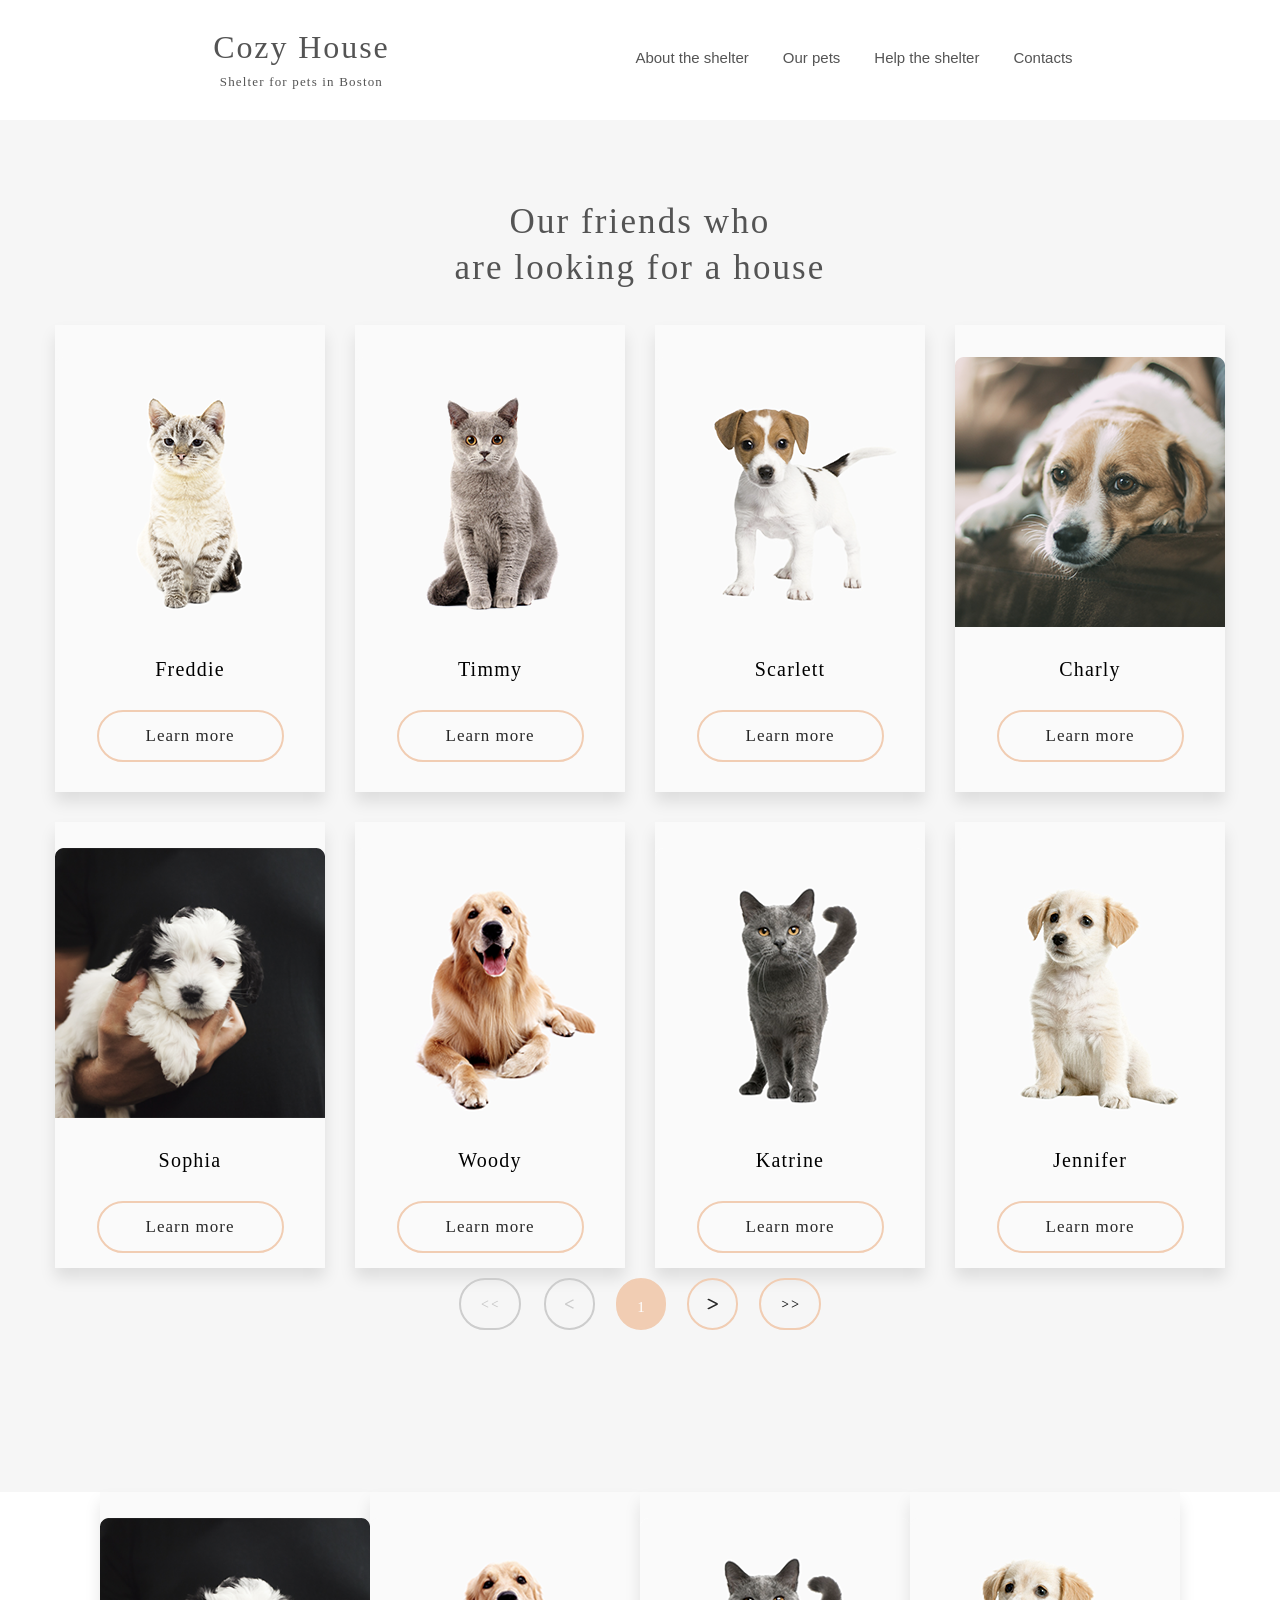
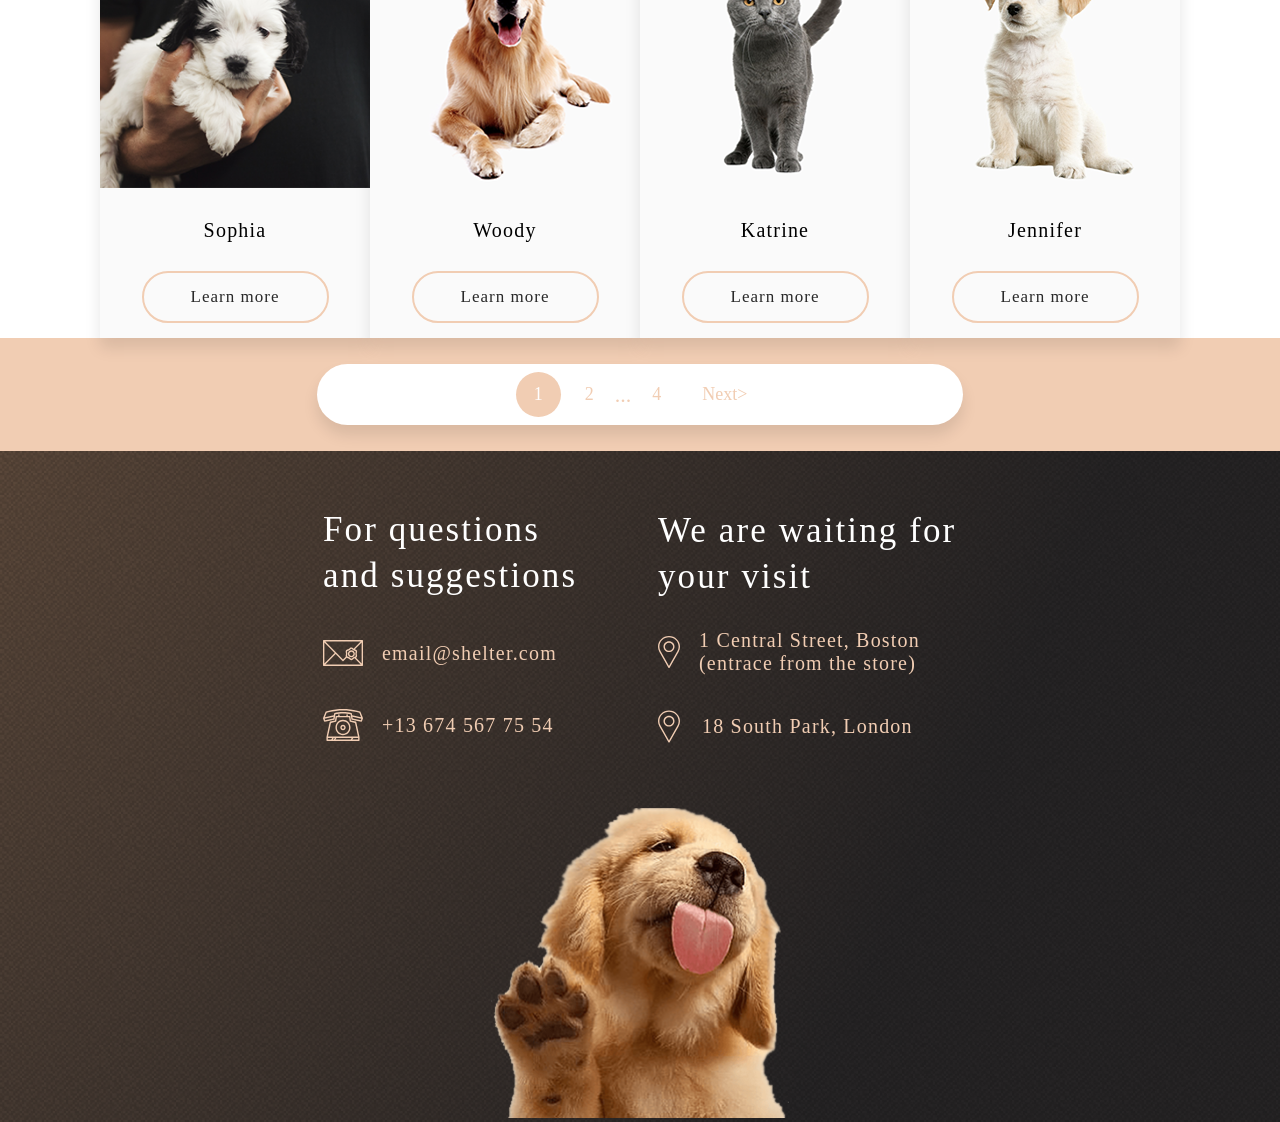
<file: pets/index.html>
<!DOCTYPE html>
<html lang="en">
<head>
    <meta charset="UTF-8">
    <meta name="viewport" content="width=device-width, initial-scale=1.0">
    <link rel="stylesheet" href="./css/pets.css">
    <title>Pets</title>
</head>
<body>
<main class="main">
<header class="header">
    <div class="header__wrapper">
        <div class="header__logo">
            <span class="header__title"><a href="/Shelter/shelter/index.html" class="link-shelter">Cozy House</a></span>
            <span class="header__subtitle">Shelter for pets in Boston</span>
        </div>
        <nav class="menu">
            <ul class="menu-list">
                <li class="menu__item"><a href="/Shelter/shelter/index.html" class="nav-link">About the shelter</a></li>
                <li class="menu__item menu__item_active"><a href="#our-friends" class="nav-link">Our pets</a></li>
                <li class="menu__item"><a href="..//shelter/shelter.html" class="nav-link">Help the shelter</a></li>
                <li class="menu__item"><a href="#footer" class="nav-link">Contacts</a></li>
            </ul>
        </nav>
        <!-- ! -->
        <button class="header__burger-btn" id="burger">
            <span></span><span></span><span></span>
        </button>
    </div>
</header>
<div class="Our_Friends">
    <section class="Our_Friends__wrapper">
        <div class="Our_Friends__title">
            <h3 class="Our_Friends__title-description">Our friends who <br>are looking for a house</h3>
        </div>
        <div class="Our_Friends__container">

                <!-- popup katrine -->
                <div class="modal-katrine">
                    <div class="modal-wrapper">
                        <div class="exit__button-katrine exit__button-wrapper">
                            <span></span><span></span>
                        </div>
                        <div class="modal-subwrapper">
                         <div class="modal-logo">
                         <img src="./assets/img/pets-katrine.png" alt="modal-logo" class="modal-picture">
                         </div>
                         <div class="modal-information">
                            <div class="modal-information__wrapper">
                            <div class="modal__title-wrapper">
                                <span class="modal__title">Katrine</span>
                            </div>
                            <div class="modal__subtitle-wrapper">
                                <span class="modal__subtitle">Cat - British Shorthair</span>
                            </div>
                            <div class="modal__description-wrapper">
                                <p class="modal__description">Katrine is a beautiful girl. She is as soft as the finest velvet with a thick lush fur. Will love you until the last breath she takes as long as you are the one. She is picky about her affection. She loves cuddles and to stretch into your hands for a deeper relaxations.</p>
                            </div>
                            <ul class="modal__state-wrapper">
                                <li><b>Age:</b> 6 months</li>
                                <li><b>Inoculations:</b> panleukopenia</li>
                                <li><b>Desease:</b> none</li>
                                <li><b>Parasites:</b> none</li>

                            </ul>
                        </div>
                        </div>
                        </div>
                    </div>
                </div>

                 <!-- end popup katrine -->

                 <!-- popup woody -->

                 <div class="modal-woody">
                    <div class="modal-wrapper">
                        <div class="exit__button-woody exit__button-wrapper">
                            <span></span><span></span>
                        </div>
                        <div class="modal-subwrapper">
                         <div class="modal-logo">
                         <img src="./assets/img/pets-woody.png" alt="modal-logo" class="modal-picture">
                         </div>
                         <div class="modal-information">
                            <div class="modal-information__wrapper">
                            <div class="modal__title-wrapper">
                                <span class="modal__title">Woody</span>
                            </div>
                            <div class="modal__subtitle-wrapper">
                                <span class="modal__subtitle">Dog - Golden Retriever</span>
                            </div>
                            <div class="modal__description-wrapper">
                                <p class="modal__description">Woody is a handsome 3 1/2 year old boy. Woody does know basic commands and is a smart pup. Since he is on the stronger side, he will learn a lot from your training. Woody will be happier when he finds a new family that can spend a lot of time with him.</p>
                            </div>
                            <ul class="modal__state-wrapper">
                                <li><b>Age:</b> 3 years 6 months</li>
                                <li><b>Inoculations:</b> adenovirus, distemper</li>
                                <li><b>Desease:</b> right back leg mobility reduced</li>
                                <li><b>Parasites:</b> none</li>
                            </ul>
                        </div>
                        </div>
                        </div>
                    </div>
                </div>

                 <!-- end popup woody -->

                <!-- popup jenn -->

                <div class="modal-jennifer">
                    <div class="modal-wrapper">
                        <div class="exit__button-jennifer exit__button-wrapper">
                            <span></span><span></span>
                        </div>
                        <div class="modal-subwrapper">
                         <div class="modal-logo">
                         <img src="./assets/img/pets-jennifer.png" alt="modal-logo" class="modal-picture">
                         </div>
                         <div class="modal-information">
                            <div class="modal-information__wrapper">
                            <div class="modal__title-wrapper">
                                <span class="modal__title">Jennifer</span>
                            </div>
                            <div class="modal__subtitle-wrapper">
                                <span class="modal__subtitle">Dog - Labrador</span>
                            </div>
                            <div class="modal__description-wrapper">
                                <p class="modal__description">Jennifer is a sweet 2 months old Labrador that is patiently waiting to find a new forever home. This girl really enjoys being able to go outside to run and play, but won't hesitate to play up a storm in the house if she has all of her favorite toys.</p>
                            </div>
                            <ul class="modal__state-wrapper">
                                <li><b>Age:</b> 2 month</li>
                                <li><b>Inoculations:</b> none</li>
                                <li><b>Desease:</b> none</li>
                                <li><b>Parasites:</b> none</li>
                            </ul>
                        </div>
                        </div>
                        </div>
                    </div>
                </div>
                 <!-- end popup jenn -->

                 <!-- popup sophia -->
                <div class="modal-sophia">
                    <div class="modal-wrapper">
                        <div class="exit__button-sophia exit__button-wrapper">
                            <span></span><span></span>
                        </div>
                        <div class="modal-subwrapper">
                         <div class="modal-logo">
                         <img src="./assets/img/sophia.png" alt="modal-logo" class="modal-picture">
                         </div>
                         <div class="modal-information">
                            <div class="modal-information__wrapper">
                            <div class="modal__title-wrapper">
                                <span class="modal__title">Sophia</span>
                            </div>
                            <div class="modal__subtitle-wrapper">
                                <span class="modal__subtitle">Dog - Shih tzu</span>
                            </div>
                            <div class="modal__description-wrapper">
                                <p class="modal__description">Sophia here and I'm looking for my forever home to live out the best years of my life. I am full of energy. Everyday I'm learning new things, like how to walk on a leash, go potty outside, bark and play with toys and I still need some practice.</p>
                            </div>
                            <ul class="modal__state-wrapper">
                                <li><b>Age:</b> 1 month</li>
                                <li><b>Inoculations:</b> parvovirus</li>
                                <li><b>Desease:</b> none</li>
                                <li><b>Parasites:</b> none</li>
                            </ul>
                        </div>
                        </div>
                        </div>
                    </div>
                </div>
                 <!-- end popup sophia -->

                  <!-- popup timmy -->
                <div class="modal-timmy">
                    <div class="modal-wrapper">
                        <div class="exit__button-timmy exit__button-wrapper">
                            <span></span><span></span>
                        </div>
                        <div class="modal-subwrapper">
                         <div class="modal-logo">
                         <img src="./assets/img/pets-timmy.png" alt="modal-logo" class="modal-picture">
                         </div>
                         <div class="modal-information">
                            <div class="modal-information__wrapper">
                            <div class="modal__title-wrapper">
                                <span class="modal__title">Timmy</span>
                            </div>
                            <div class="modal__subtitle-wrapper">
                                <span class="modal__subtitle">Cat - British Shorthair</span>
                            </div>
                            <div class="modal__description-wrapper">
                                <p class="modal__description">Timmy is an adorable grey british shorthair male. He loves to play and snuggle. He is neutered and up to date on age appropriate vaccinations. He can be chatty and enjoys being held. Timmy has a lot to say and wants a person to share his thoughts with.</p>
                            </div>
                            <ul class="modal__state-wrapper">
                                <li><b>Age:</b> 2 month</li>
                                <li><b>Inoculations:</b> rabies</li>
                                <li><b>Desease:</b> none</li>
                                <li><b>Parasites:</b> none</li>
                            </ul>
                        </div>
                        </div>
                        </div>
                    </div>
                </div>
                 <!-- end popup timmy -->

                   <!-- popup charly -->
                <div class="modal-charly">
                    <div class="modal-wrapper">
                        <div class="exit__button-charly exit__button-wrapper">
                            <span></span><span></span>
                        </div>
                        <div class="modal-subwrapper">
                         <div class="modal-logo">
                         <img src="./assets/img/pets-charly.png" alt="modal-logo" class="modal-picture">
                         </div>
                         <div class="modal-information">
                            <div class="modal-information__wrapper">
                            <div class="modal__title-wrapper">
                                <span class="modal__title">Charly</span>
                            </div>
                            <div class="modal__subtitle-wrapper">
                                <span class="modal__subtitle">Dog - Jack Russell Terrier</span>
                            </div>
                            <div class="modal__description-wrapper">
                                <p class="modal__description">This cute boy, Charly, is three years old and he likes adults and kids. He isn’t fond of many other dogs, so he might do best in a single dog home. Charly has lots of energy, and loves to run and play. We think a fenced yard would make him very happy.</p>
                            </div>
                            <ul class="modal__state-wrapper">
                                <li><b>Age:</b> 8 years</li>
                                <li><b>Inoculations:</b> bordetella bronchiseptica, leptospirosis</li>
                                <li><b>Desease:</b> deafness, blindness</li>
                                <li><b>Parasites:</b> lice, fleas</li>
                            </ul>
                        </div>
                        </div>
                        </div>
                    </div>
                </div>
                 <!-- end popup charly -->

                 <!-- popup scarlett -->
                <div class="modal-scarlett">
                    <div class="modal-wrapper">
                        <div class="exit__button-scarlett exit__button-wrapper">
                            <span></span><span></span>
                        </div>
                        <div class="modal-subwrapper">
                         <div class="modal-logo">
                         <img src="./assets/img/pets-scarlet.png" alt="modal-logo" class="modal-picture">
                         </div>
                         <div class="modal-information">
                            <div class="modal-information__wrapper">
                            <div class="modal__title-wrapper">
                                <span class="modal__title">Scarlett</span>
                            </div>
                            <div class="modal__subtitle-wrapper">
                                <span class="modal__subtitle">Dog - Jack Russell Terrier</span>
                            </div>
                            <div class="modal__description-wrapper">
                                <p class="modal__description">Scarlett is a happy, playful girl who will make you laugh and smile. She forms a bond quickly and will make a loyal companion and a wonderful family dog or a good companion for a single individual too since she likes to hang out and be with her human.</p>
                            </div>
                            <ul class="modal__state-wrapper">
                                <li><b>Age:</b> 3 month</li>
                                <li><b>Inoculations:</b> parainfluenza</li>
                                <li><b>Desease:</b> none</li>
                                <li><b>Parasites:</b> none</li>
                            </ul>
                        </div>
                        </div>
                        </div>
                    </div>
                </div>
                 <!-- end popup scarlett -->

                  <!-- popup freddie -->
                <div class="modal-freddie">
                    <div class="modal-wrapper">
                        <div class="exit__button-freddie exit__button-wrapper">
                            <span></span><span></span>
                        </div>
                        <div class="modal-subwrapper">
                         <div class="modal-logo">
                         <img src="./assets/img/freddie.png" alt="modal-logo" class="modal-picture">
                         </div>
                         <div class="modal-information">
                            <div class="modal-information__wrapper">
                            <div class="modal__title-wrapper">
                                <span class="modal__title">Freddie</span>
                            </div>
                            <div class="modal__subtitle-wrapper">
                                <span class="modal__subtitle">Cat - British Shorthair</span>
                            </div>
                            <div class="modal__description-wrapper">
                                <p class="modal__description">Freddie is a little shy at first, but very sweet when he warms up. He likes playing with shoe strings and bottle caps. He is quick to learn the rhythms of his human’s daily life. Freddie has bounced around a lot in his life, and is looking to find his forever home.</p>
                            </div>
                            <ul class="modal__state-wrapper">
                                <li><b>Age:</b> 2 month</li>
                                <li><b>Inoculations:</b> Inoculations: rabies</li>
                                <li><b>Desease:</b> none</li>
                                <li><b>Parasites:</b> none</li>
                            </ul>
                        </div>
                        </div>
                        </div>
                    </div>
                </div>
                 <!-- end popup freddie -->

                <div class="container-proba"></div>

                <div class="Our_Friends__pagination">
                        <img class="arrow__left_double" src="./assets/svg/dl.svg">
                        <img class="arrow__left" src="./assets/svg/l.svg">
                        <div class="pagination-page">1</div>
                        <img class="arrow__right" src="./assets/svg/r.svg">
                        <img class="arrow__right_double" src="./assets/svg/dr.svg">
                </div>
            </div>
    </section>
</div>

<!-- proba-pagination -->
<div class="container-example"></div>
<div class="container-pag">
<ul class="pagination__example">
    <!-- <li class="btn">&lt;Prev</li>
    <li class="n"><span>1</span></li>
    <li class="n"><span>2</span></li>
    <li class="d"><span>...</span></li>
    <li class="n"><span>4</span></li>
    <li class="n"><span>5</span></li>
    <li class="d"><span>...</span></li>
    <li class="d"><span>...</span></li>
    <li class="btn">Next&gt;</li> -->
</ul>
</div>
<!-- end proba -->

                    <footer class="footer" id="contacts">
                        <div class="footer__wrapper">
                            <div class="footer__contacts">
                                <h3 class="footer__contacts-title">For questions and suggestions</h3>
                                <div class="footer__contacts-mail">
                                    <img src="./assets/svg/icon-email.svg" alt="email-logo" class="mail__icon">
                                    <span class="mail__description"><a href="mailto:ksandr1g@mail.ru">email@shelter.com</a></span>
                                    </div>
                                    <div class="footer__contacts-phone">
                                        <img src="./assets/svg/icon-phone.svg" alt="phone-logo" class="phone__icon">
                                        <span class="phone__description"><a href="tel:+13 674 567 75 54">+13 674 567 75 54</a></span>
                                    </div>
                                </div>
                                <div class="footer__location">
                                    <h3 class="footer__location-title">We are waiting for your visit</h3>
                                    <div class="footer__location-Boston">
                                        <img src="./assets/svg/icon-marker.svg" alt="marker-logo" class="boston__marker">
                                        <p class="boston__description"><a href="https://www.google.com/maps/d/embed?mid=1jf-JyjY4kV1k39pwUYCy4yDfvXQ&hl=en_US&ehbc=2E312F" width="640" height="480">1 Central Street, Boston (entrace from the store)</a></p>
                                    </div>
                                    <div class="footer__location-London">
                                        <img src="./assets/svg/icon-marker.svg" alt="marker-logo" class="boston__marker">
                                        <p class="london__description"><a href="https://www.google.com/maps/d/embed?mid=1MzcbxTZZIhq8kWDtylVEMzaD1tA&hl=en&ehbc=2E312F" width="640" height="480">18 South Park, London</a></p>
                                    </div>
                                </div>
                                <div class="footer__logo">
                                    <div class="logo-logo">
                                    <img src="./assets/img/footer-puppy.png" alt="puppy-logo" class="footer__puppy">
                                </div>
                                </div>
                            </div>
                        </footer>
</main>
<script src="pets.js"></script>
</body>
</html>
</file>
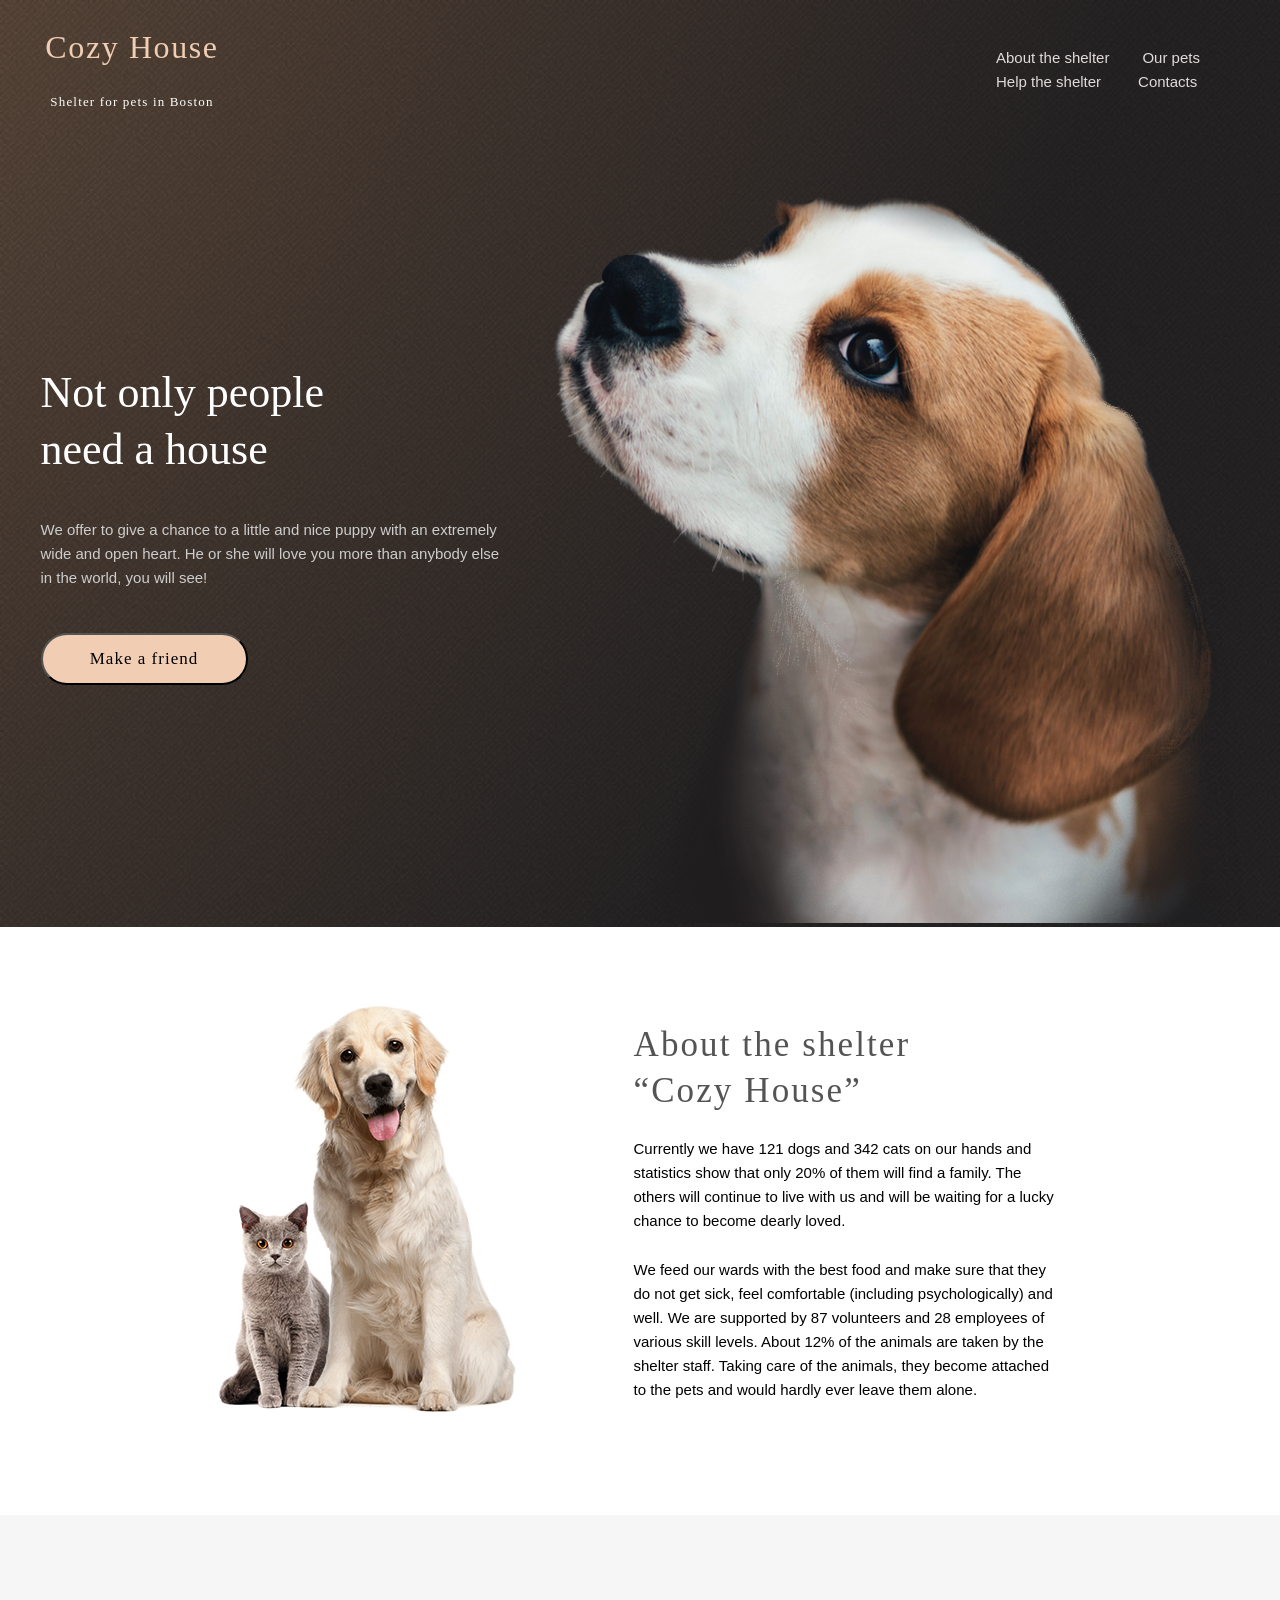
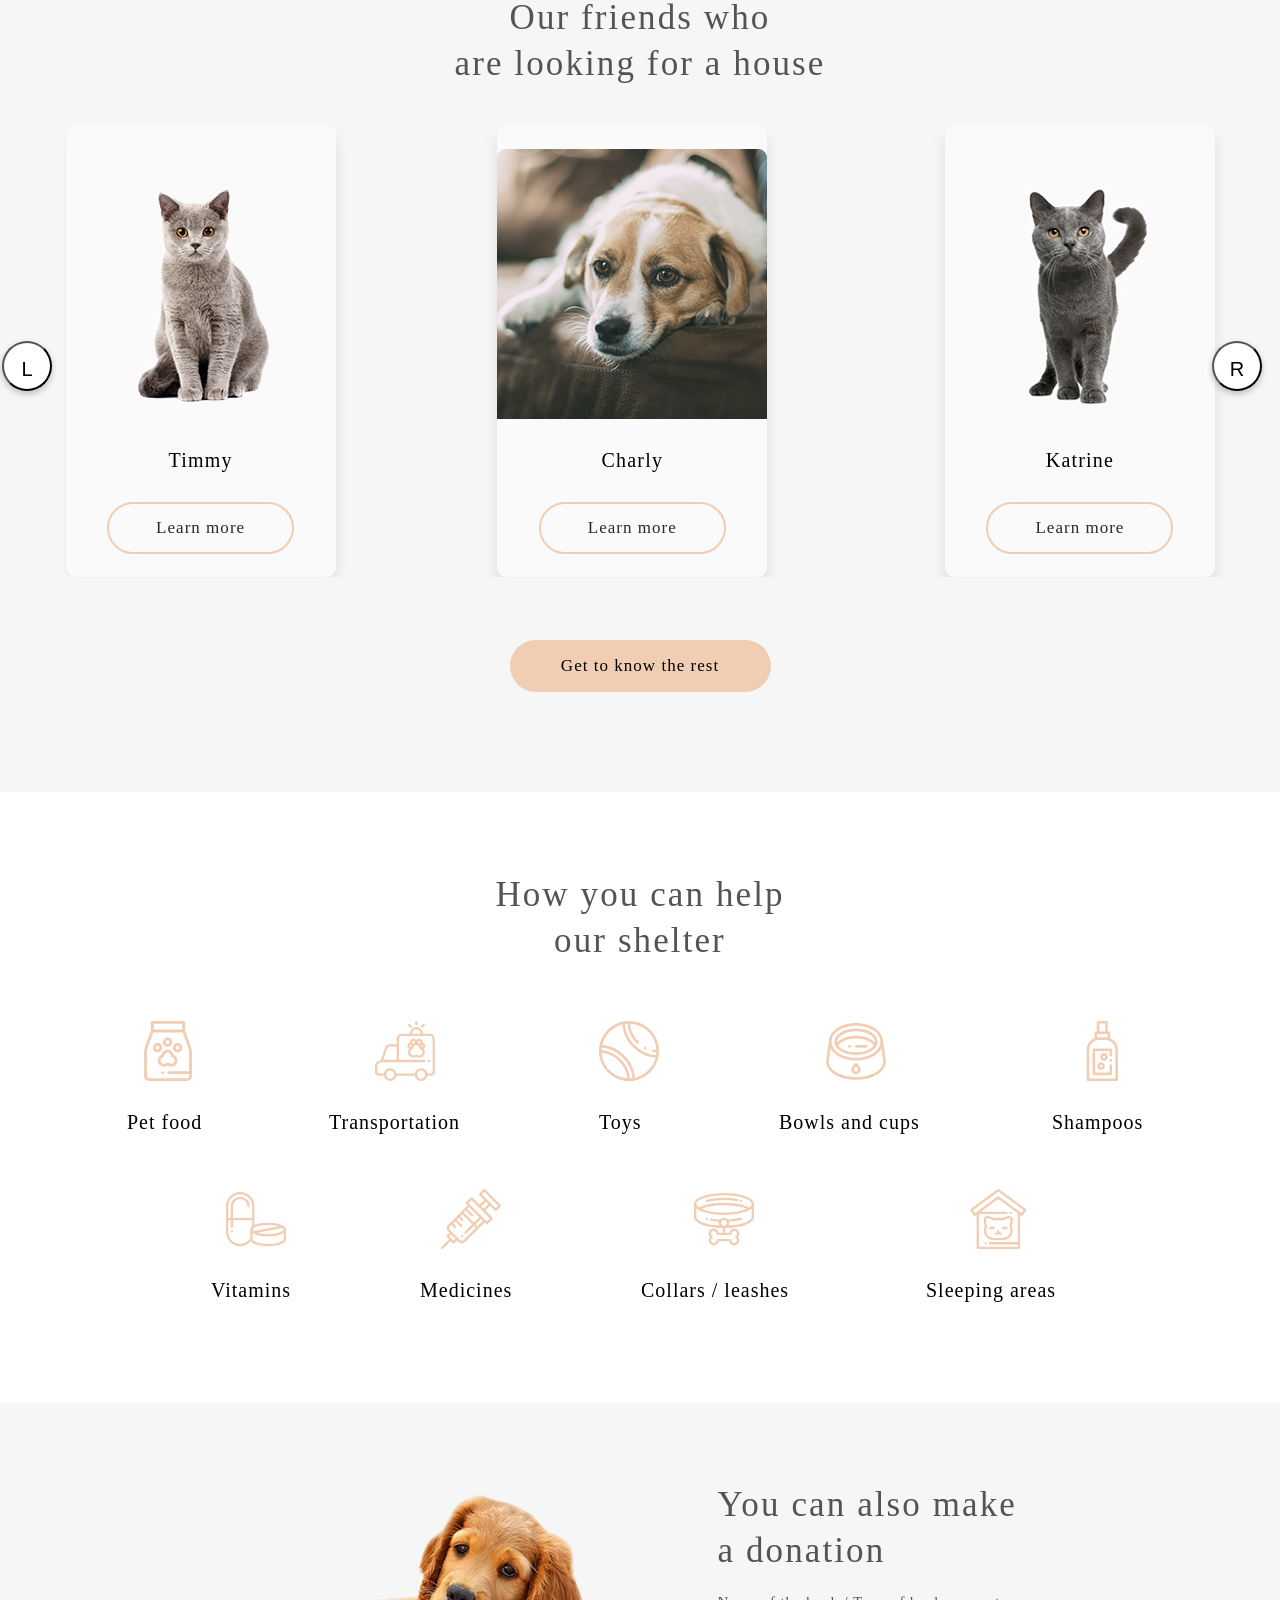
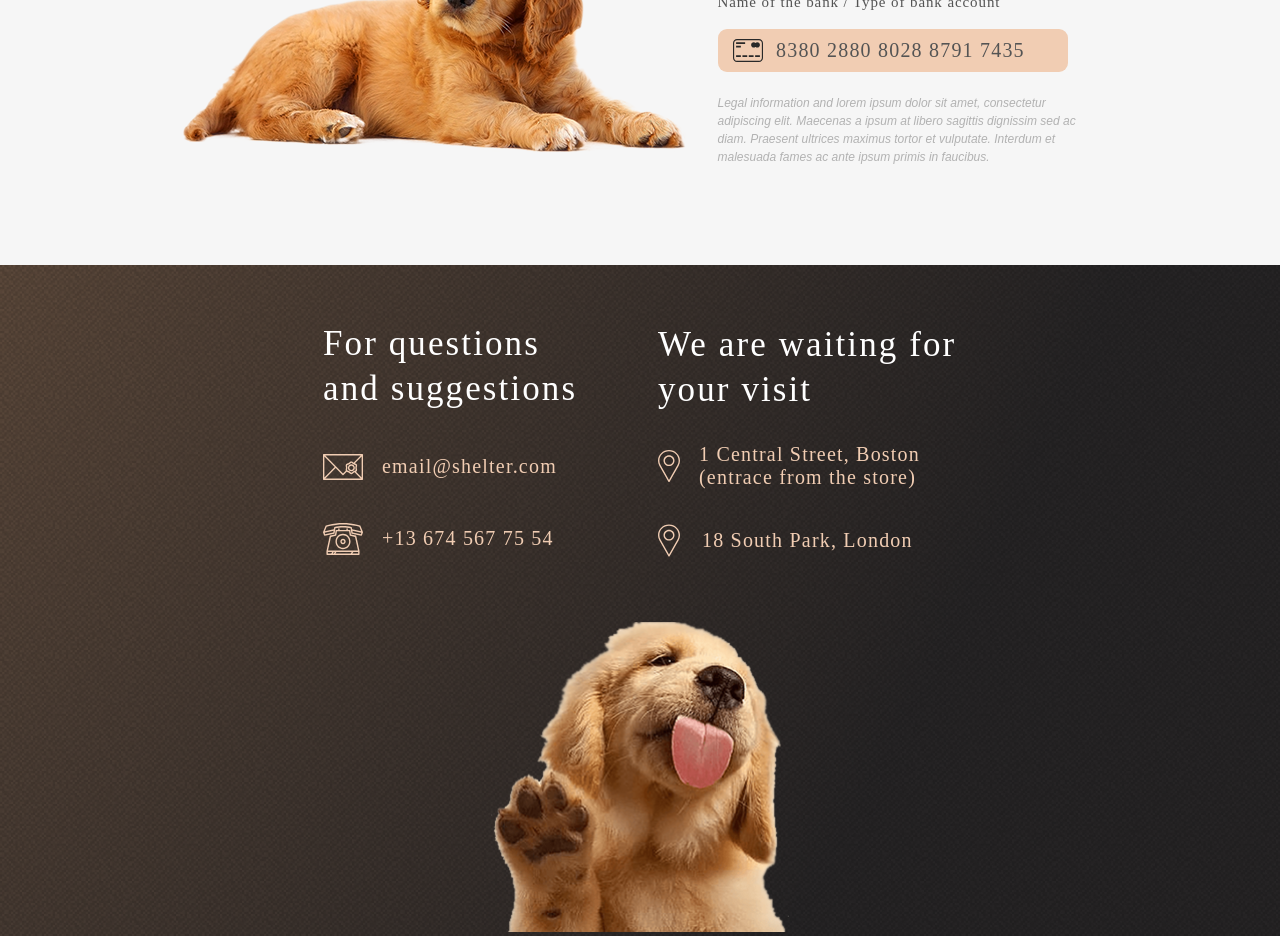
<file: shelter/index.html>
<!DOCTYPE html>
<html lang="en">
<head>
    <meta charset="UTF-8">
    <meta name="viewport" content="width=device-width, initial-scale=1.0">
    <link rel="stylesheet" href="./css/shelter.css">
    <!-- <meta name="viewport" content="width=device-width"> -->
    <title>Shelter</title>
</head>
<body>

    <main class="main">
    <section class="start-screen">

        <header class="header">
            <div class="header__wrapper">
                <div class="header__logo">
                    <span class="header__title">Cozy House</span>
                    <span class="header__subtitle">Shelter for pets in Boston</span>
                </div>
                <nav class="menu">
                    <ul class="menu-list">
                        <li class="menu__item"><a href="#about" class="nav-link">About the shelter</a></li>
                        <li class="menu__item menu__item_active"><a href="..//pets/index.html" class="nav-link">Our pets</a></li>
                        <li class="menu__item"><a href="#help" class="nav-link">Help the shelter</a></li>
                        <li class="menu__item"><a href="#contacts" class="nav-link">Contacts</a></li>
                    </ul>
                </nav>

                <!-- ! -->

                <button class="header__burger-btn" id="burger">
                    <span></span><span></span><span></span>
                </button>

            </div>
        </header>

        <div class="start-screen__wrapper">
            <div class="start-screen__content">
                <div class="start-screen__wrapper-title">
                    <h1 class="start-screen__title">Not only people need a house</h1>
                </div>
                <div class="start-screen__wrapper-description">
                    <p class="start-screen__description">We offer to give a chance to a little and nice puppy with an extremely wide and open heart. He or she will love you more than anybody else in the world, you will see!</p>
                </div>
                <button class="start-screen__button">Make a friend</button>
            </div>
             <div class="start-screen__puppy-wrapper">
                <img src="./assets/img/start-screen-puppy.png" alt="puppy-logo" class="start-screen__puppy">
             </div>
        </div>
    </section>

    <section class="about" id="about">
        <div class="about__wrapper">
            <div class="about__wrapper-pets">
                <img src="./assets/img/about-pets.png" alt="about-logo" class="about__pets">
            </div>
            <div class="about__description">
                <div class="about__wrapper-title">
                    <h3 class="about__title">About the shelter “Cozy House”</h3>
                </div>
                <div class="about__wrapper-content-first">
                    <p class="about__content-first">Currently we have 121 dogs and 342 cats on our hands and statistics show that only 20% of them will find a family. The others will continue to live with us and will be waiting for a lucky chance to become dearly loved.</p>
                </div>
                <div class="about__wrapper-content-second">
                    <p class="about__content-second">We feed our wards with the best food and make sure that they do not get sick, feel comfortable (including psychologically) and well. We are supported by 87 volunteers and 28 employees of various skill levels. About 12% of the animals are taken by the shelter staff. Taking care of the animals, they become attached to the pets and would hardly ever leave them alone.</p>
                </div>
            </div>
        </div>
    </section>
    <section class="pets">
        <div class="pets__wrapper">
            <div class="pets__title-wrapper">
                <h3 class="pets__title">Our friends who<br>
                    are looking for a house</h3>
            </div>

            <!-- ! -->

<!-- popup katrine -->
<div class="modal-katrine">
    <div class="modal-wrapper">
        <div class="exit__button-katrine exit__button-wrapper">
            <span></span><span></span>
        </div>
        <div class="modal-subwrapper">
         <div class="modal-logo">
         <img src="./assets/img/pets-katrine.png" alt="modal-logo" class="modal-picture">
         </div>
         <div class="modal-information">
            <div class="modal-information__wrapper">
            <div class="modal__title-wrapper">
                <span class="modal__title">Katrine</span>
            </div>
            <div class="modal__subtitle-wrapper">
                <span class="modal__subtitle">Cat - British Shorthair</span>
            </div>
            <div class="modal__description-wrapper">
                <p class="modal__description">Katrine is a beautiful girl. She is as soft as the finest velvet with a thick lush fur. Will love you until the last breath she takes as long as you are the one. She is picky about her affection. She loves cuddles and to stretch into your hands for a deeper relaxations.</p>
            </div>
            <ul class="modal__state-wrapper">
                <li><b>Age:</b> 6 months</li>
                <li><b>Inoculations:</b> panleukopenia</li>
                <li><b>Desease:</b> none</li>
                <li><b>Parasites:</b> none</li>

            </ul>
        </div>
        </div>
        </div>
    </div>
</div>

 <!-- end popup katrine -->

 <!-- popup woody -->

 <div class="modal-woody">
    <div class="modal-wrapper">
        <div class="exit__button-woody exit__button-wrapper">
            <span></span><span></span>
        </div>
        <div class="modal-subwrapper">
         <div class="modal-logo">
         <img src="./assets/img/pets-woody.png" alt="modal-logo" class="modal-picture">
         </div>
         <div class="modal-information">
            <div class="modal-information__wrapper">
            <div class="modal__title-wrapper">
                <span class="modal__title">Woody</span>
            </div>
            <div class="modal__subtitle-wrapper">
                <span class="modal__subtitle">Dog - Golden Retriever</span>
            </div>
            <div class="modal__description-wrapper">
                <p class="modal__description">Woody is a handsome 3 1/2 year old boy. Woody does know basic commands and is a smart pup. Since he is on the stronger side, he will learn a lot from your training. Woody will be happier when he finds a new family that can spend a lot of time with him.</p>
            </div>
            <ul class="modal__state-wrapper">
                <li><b>Age:</b> 3 years 6 months</li>
                <li><b>Inoculations:</b> adenovirus, distemper</li>
                <li><b>Desease:</b> right back leg mobility reduced</li>
                <li><b>Parasites:</b> none</li>
            </ul>
        </div>
        </div>
        </div>
    </div>
</div>

 <!-- end popup woody -->

<!-- popup jenn -->

<div class="modal-jennifer">
    <div class="modal-wrapper">
        <div class="exit__button-jennifer exit__button-wrapper">
            <span></span><span></span>
        </div>
        <div class="modal-subwrapper">
         <div class="modal-logo">
         <img src="./assets/img/pets-jennifer.png" alt="modal-logo" class="modal-picture">
         </div>
         <div class="modal-information">
            <div class="modal-information__wrapper">
            <div class="modal__title-wrapper">
                <span class="modal__title">Jennifer</span>
            </div>
            <div class="modal__subtitle-wrapper">
                <span class="modal__subtitle">Dog - Labrador</span>
            </div>
            <div class="modal__description-wrapper">
                <p class="modal__description">Jennifer is a sweet 2 months old Labrador that is patiently waiting to find a new forever home. This girl really enjoys being able to go outside to run and play, but won't hesitate to play up a storm in the house if she has all of her favorite toys.</p>
            </div>
            <ul class="modal__state-wrapper">
                <li><b>Age:</b> 2 month</li>
                <li><b>Inoculations:</b> none</li>
                <li><b>Desease:</b> none</li>
                <li><b>Parasites:</b> none</li>

            </ul>
        </div>
        </div>
        </div>
    </div>
</div>

 <!-- end popup jenn -->

 <!-- popup sophia -->

<div class="modal-sophia">
    <div class="modal-wrapper">
        <div class="exit__button-sophia exit__button-wrapper">
            <span></span><span></span>
        </div>
        <div class="modal-subwrapper">
         <div class="modal-logo">
         <img src="./assets/img/sophia.png" alt="modal-logo" class="modal-picture">
         </div>
         <div class="modal-information">
            <div class="modal-information__wrapper">
            <div class="modal__title-wrapper">
                <span class="modal__title">Sophia</span>
            </div>
            <div class="modal__subtitle-wrapper">
                <span class="modal__subtitle">Dog - Shih tzu</span>
            </div>
            <div class="modal__description-wrapper">
                <p class="modal__description">Sophia here and I'm looking for my forever home to live out the best years of my life. I am full of energy. Everyday I'm learning new things, like how to walk on a leash, go potty outside, bark and play with toys and I still need some practice.</p>
            </div>
            <ul class="modal__state-wrapper">
                <li><b>Age:</b> 1 month</li>
                <li><b>Inoculations:</b> parvovirus</li>
                <li><b>Desease:</b> none</li>
                <li><b>Parasites:</b> none</li>
            </ul>
        </div>
        </div>
        </div>
    </div>
</div>

 <!-- end popup sophia -->

  <!-- popup timmy -->

<div class="modal-timmy">
    <div class="modal-wrapper">
        <div class="exit__button-timmy exit__button-wrapper">
            <span></span><span></span>
        </div>
        <div class="modal-subwrapper">
         <div class="modal-logo">
         <img src="./assets/img/pets-timmy.png" alt="modal-logo" class="modal-picture">
         </div>
         <div class="modal-information">
            <div class="modal-information__wrapper">
            <div class="modal__title-wrapper">
                <span class="modal__title">Timmy</span>
            </div>
            <div class="modal__subtitle-wrapper">
                <span class="modal__subtitle">Cat - British Shorthair</span>
            </div>
            <div class="modal__description-wrapper">
                <p class="modal__description">Timmy is an adorable grey british shorthair male. He loves to play and snuggle. He is neutered and up to date on age appropriate vaccinations. He can be chatty and enjoys being held. Timmy has a lot to say and wants a person to share his thoughts with.</p>
            </div>
            <ul class="modal__state-wrapper">
                <li><b>Age:</b> 2 month</li>
                <li><b>Inoculations:</b> rabies</li>
                <li><b>Desease:</b> none</li>
                <li><b>Parasites:</b> none</li>
            </ul>
        </div>
        </div>
        </div>
    </div>
</div>

 <!-- end popup timmy -->

   <!-- popup charly -->

<div class="modal-charly">
    <div class="modal-wrapper">
        <div class="exit__button-charly exit__button-wrapper">
            <span></span><span></span>
        </div>
        <div class="modal-subwrapper">
         <div class="modal-logo">
         <img src="./assets/img/pets-charly.png" alt="modal-logo" class="modal-picture">
         </div>
         <div class="modal-information">
            <div class="modal-information__wrapper">
            <div class="modal__title-wrapper">
                <span class="modal__title">Charly</span>
            </div>
            <div class="modal__subtitle-wrapper">
                <span class="modal__subtitle">Dog - Jack Russell Terrier</span>
            </div>
            <div class="modal__description-wrapper">
                <p class="modal__description">This cute boy, Charly, is three years old and he likes adults and kids. He isn’t fond of many other dogs, so he might do best in a single dog home. Charly has lots of energy, and loves to run and play. We think a fenced yard would make him very happy.</p>
            </div>
            <ul class="modal__state-wrapper">
                <li><b>Age:</b> 8 years</li>
                <li><b>Inoculations:</b> bordetella bronchiseptica, leptospirosis</li>
                <li><b>Desease:</b> deafness, blindness</li>
                <li><b>Parasites:</b> lice, fleas</li>
            </ul>
        </div>
        </div>
        </div>
    </div>
</div>

 <!-- end popup charly -->

 <!-- popup scarlett -->

<div class="modal-scarlett">
    <div class="modal-wrapper">
        <div class="exit__button-scarlett exit__button-wrapper">
            <span></span><span></span>
        </div>
        <div class="modal-subwrapper">
         <div class="modal-logo">
         <img src="./assets/img/pets-scarlet.png" alt="modal-logo" class="modal-picture">
         </div>
         <div class="modal-information">
            <div class="modal-information__wrapper">
            <div class="modal__title-wrapper">
                <span class="modal__title">Scarlett</span>
            </div>
            <div class="modal__subtitle-wrapper">
                <span class="modal__subtitle">Dog - Jack Russell Terrier</span>
            </div>
            <div class="modal__description-wrapper">
                <p class="modal__description">Scarlett is a happy, playful girl who will make you laugh and smile. She forms a bond quickly and will make a loyal companion and a wonderful family dog or a good companion for a single individual too since she likes to hang out and be with her human.</p>
            </div>
            <ul class="modal__state-wrapper">
                <li><b>Age:</b> 3 month</li>
                <li><b>Inoculations:</b> parainfluenza</li>
                <li><b>Desease:</b> none</li>
                <li><b>Parasites:</b> none</li>
            </ul>
        </div>
        </div>
        </div>
    </div>
</div>

 <!-- end popup scarlett -->

  <!-- popup freddie -->

<div class="modal-freddie">
    <div class="modal-wrapper">
        <div class="exit__button-freddie exit__button-wrapper">
            <span></span><span></span>
        </div>
        <div class="modal-subwrapper">
         <div class="modal-logo">
         <img src="./assets/img/freddie.png" alt="modal-logo" class="modal-picture">
         </div>
         <div class="modal-information">
            <div class="modal-information__wrapper">
            <div class="modal__title-wrapper">
                <span class="modal__title">Freddie</span>
            </div>
            <div class="modal__subtitle-wrapper">
                <span class="modal__subtitle">Cat - British Shorthair</span>
            </div>
            <div class="modal__description-wrapper">
                <p class="modal__description">Freddie is a little shy at first, but very sweet when he warms up. He likes playing with shoe strings and bottle caps. He is quick to learn the rhythms of his human’s daily life. Freddie has bounced around a lot in his life, and is looking to find his forever home.</p>
            </div>
            <ul class="modal__state-wrapper">
                <li><b>Age:</b> 2 month</li>
                <li><b>Inoculations:</b> Inoculations: rabies</li>
                <li><b>Desease:</b> none</li>
                <li><b>Parasites:</b> none</li>
            </ul>
        </div>
        </div>
        </div>
    </div>
</div>

 <!-- end popup freddie -->

        <div class="pets__slider">
                <div class="arrow__wrapper">
                    <button class="arrow__left">
                        <img src="./assets/svg/Arrow_left.svg" alt="arrow-logo" class="arrow-left">
                    </button>
                </div>

                <!-- ! -->

                <div class="pets__slider-wrapper">
                    <div class="card__container" id="card__container">
                        <div class="slider__group-one">

                        <div class="pets__card card__sophia">
                            <img src="..//pets/assets/img/sophia.png" alt="sophia-logo" class="pets__logo logo__sophia">
                            <span class="pets__name">Sophia</span>
                            <button class="button-sophia pets__button">Learn more</button>
                        </div>

                        <div class="pets__card card__timmy">
                            <img src="..//pets/assets/img/pets-timmy.png" alt="timmy-logo" class="pets__logo logo__timmy">
                            <span class="pets__name">Timmy</span>
                            <button class="button-timmy pets__button">Learn more</button>
                        </div>

                        <div class="pets__card card__charly">
                            <img src="..//pets/assets/img/pets-charly.png" alt="woody-logo" class="pets__logo logo__charly">
                            <span class="pets__name">Charly</span>
                            <button class="button-charly pets__button">Learn more</button>
                        </div>
                    </div>        <!-- gr 1 end -->


                    <div class="slider__group-two">
                <div class="pets__card card__katrine">
                    <img src="..//pets/assets/img/pets-katrine.png" alt="katrine-logo" class="pets__logo logo__kat">
                    <span class="pets__name">Katrine</span>
                    <button class="button-katrine pets__button">Learn more</button>
                </div>

                <div class="pets__card card__jennifer">
                    <img src="..//pets/assets/img/pets-jennifer.png" alt="jennifer-logo" class="pets__logo logo__jenn">
                    <span class="pets__name">Jennifer</span>
                    <button class="button-jennifer pets__button">Learn more</button>
                </div>

                <div class="pets__card card__woody">
                    <img src="..//pets/assets/img/pets-woody.png" alt="woody-logo" class="pets__logo logo__woody">
                    <span class="pets__name">Woody</span>
                    <button class="button-woody pets__button">Learn more</button>
                </div>
                </div>


                <div class="slider__group-three">

                    <div class="pets__card card__scarlett">
                        <img src="..//pets/assets/img/pets-scarlet.png" alt="scarlett-logo" class="pets__logo logo__scarlett">
                        <span class="pets__name">Scarlett</span>
                        <button class="button-scarlett pets__button">Learn more</button>
                    </div>

                    <div class="pets__card card__freddie">
                        <img src="..//pets/assets/img/freddie.png" alt="freddie" class="pets__logo logo__freddie">
                        <span class="pets__name">Freddie</span>
                        <button class="button-freddie pets__button">Learn more</button>
                    </div>

                    <div class="pets__card card__charly">
                        <img src="..//pets/assets/img/pets-charly.png" alt="woody-logo" class="pets__logo logo__charly">
                        <span class="pets__name">Charly</span>
                        <button class="button-charly pets__button">Learn more</button>
                    </div>

                </div>

                </div>  <!-- container -->



            </div><!-- wrapper -->

            <div class="arrow__wrapper">
                <button class="arrow__right">
                    <img src="./assets/svg/Arrow_right.svg" alt="arrow-logo" class="arrow-right">
                </button>
            </div>
        </div>
        <button class="pets__button-common">Get to know the rest</button>

<!-- begin -->

        <section class ="section__pets">

            <div class="carousel__wrapper">

                <button class="left">L</button>

                <ul class="carousel">
                    <li class="pets__card card__sophia">
                        <img src="..//pets/assets/img/sophia.png" alt="sophia-logo" class="pets__logo logo__sophia">
                        <span class="pets__name">Sophia</span>
                        <button class="pets__button sophia">Learn more</button>
                    </li>

                    <li class="pets__card card__timmy">
                        <img src="..//pets/assets/img/pets-timmy.png" alt="timmy-logo" class="pets__logo logo__timmy">
                        <span class="pets__name">Timmy</span>
                        <button class="pets__button timmy">Learn more</button>
                    </li>

                    <li class="pets__card card__charly">
                        <img src="..//pets/assets/img/pets-charly.png" alt="woody-logo" class="pets__logo logo__charly">
                        <span class="pets__name">Charly</span>
                        <button class="pets__button charly">Learn more</button>
                    </li>

                    <li class="pets__card card__katrine">
                        <img src="..//pets/assets/img/pets-katrine.png" alt="katrine-logo" class="pets__logo logo__kat">
                        <span class="pets__name">Katrine</span>
                        <button class="pets__button katrine">Learn more</button>
                    </li>

                    <li class="pets__card card__jennifer">
                        <img src="..//pets/assets/img/pets-jennifer.png" alt="jennifer-logo" class="pets__logo logo__jenn">
                        <span class="pets__name">Jennifer</span>
                        <button class="pets__button jennifer">Learn more</button>
                    </li>

                    <li class="pets__card card__woody">
                        <img src="..//pets/assets/img/pets-woody.png" alt="woody-logo" class="pets__logo logo__woody">
                        <span class="pets__name">Woody</span>
                        <button class="pets__button woody">Learn more</button>
                    </li>

                    <li class="pets__card card__scarlett">
                        <img src="..//pets/assets/img/pets-scarlet.png" alt="scarlett-logo" class="pets__logo logo__scarlett">
                        <span class="pets__name">Scarlett</span>
                        <button class="pets__button scarlett">Learn more</button>
                    </li>

                    <li class="pets__card card__freddie">
                        <img src="..//pets/assets/img/freddie.png" alt="freddie" class="pets__logo logo__freddie">
                        <span class="pets__name">Freddie</span>
                        <button class="pets__button freddie">Learn more</button>
                    </li>

                    <li class="pets__card card__charly">
                        <img src="..//pets/assets/img/pets-charly.png" alt="woody-logo" class="pets__logo logo__charly">
                        <span class="pets__name">Charly</span>
                        <button class="pets__button charly">Learn more</button>
                    </li>
                </ul>

            <button class="right">R</button>

            </div>
        </section>








    </section>
    <section class="help" id="help">
        <div class="help__wrapper">
            <div class="help__title-wrapper">
                <h3 class="help__title">How you can help<br>
                    our shelter</h3>
            </div>
            <div class="help__list">

                <div class="help__icon food">
                    <div class="icon__auxiliary">
                    <img src="./assets/svg/icon-pet-food.svg" alt="food-logo" class="icon__food">
                    </div>
                <div class="description__wrapper">
                    <span class="icon__description">Pet food</span>
                </div>
                </div>

                <div class="help__icon transportation">
                    <div class="icon__auxiliary">
                    <img src="./assets/svg/icon-transportation.svg" alt="transportation-logo" class="icon__transportation">
                    </div>
                    <div class="description__wrapper">
                     <span class="icon__description">Transportation</span>
                    </div>
                </div>


                <div class="help__icon toys">
                    <div class="icon__auxiliary">
                    <img src="./assets/svg/icon-toys.svg" alt="toys-logo" class="icon__toys">
                    </div>
                    <div class="description__wrapper">
                     <span class="icon__description">Toys</span>
                    </div>
                </div>


                <div class="help__icon bowls">
                    <div class="icon__auxiliary">
                        <img src="./assets/svg/icon-bowls-and-cups.svg" alt="bowls-logo" class="icon__bowls">
                    </div>
                    <div class="description__wrapper">
                    <span class="icon__description">Bowls and cups</span>
                    </div>
                </div>


                <div class="help__icon shampoos">
                    <div class="icon__auxiliary">
                    <img src="./assets/svg/icon-shampoos.svg" alt="shampoos-logo" class="icon__shampoos">
                    </div>
                    <div class="description__wrapper">
                    <span class="icon__description">Shampoos</span>
                    </div>
                </div>


                <div class="help__icon vitamins">
                    <div class="icon__auxiliary">
                    <img src="./assets/svg/icon-vitamins.svg" alt="vitamins-logo" class="icon__vitamins">
                    </div>
                    <div class="description__wrapper">
                    <span class="icon__description">Vitamins</span>
                    </div>
                </div>


                <div class="help__icon medicine">
                    <div class="icon__auxiliary">
                    <img src="./assets/svg/icon-medicines.svg" alt="medicine-logo" class="icon__medicine">
                    </div>
                    <div class="description__wrapper">
                    <span class="icon__description">Medicines</span>
                    </div>
                </div>


                <div class="help__icon collars">
                    <div class="icon__auxiliary">
                    <img src="./assets/svg/icon-collars-leashes.svg" alt="collars-logo" class="icon__collars">
                    </div>
                    <div class="description__wrapper">
                    <span class="icon__description">Collars / leashes</span>
                    </div>
                </div>


                <div class="help__icon sleep">
                    <div class="icon__auxiliary">
                    <img src="./assets/svg/icon-sleeping-area.svg" alt="sleeping_area-logo" class="icon__sleep">
                    </div>
                    <div class="description__wrapper">
                    <span class="icon__description">Sleeping areas</span>
                    </div>
                </div>

            </div>
        </div>
    </section>

    <section class="donation">
        <div class="donation__wrapper">
            <div class="donation__dog-wrapper">
                <img src="./assets/img/donation-dog.png" alt="donation-logo" class="donation__dog">
            </div>
            <div class="donation__description">
                <div class="donation__title-wrapper">
                    <h3 class="donation__title">You can also make a donation</h3>
                </div>
                <div class="donation__subtitle-wrapper">
                    <p class="donation__subtitle">Name of the bank / Type of bank account</p>
                </div>

                <div class="credit-card">
                    <div class="credit-card__wrapper">
                        <img src="./assets/svg/credit-card.svg" alt="credit-card__logo" class="icon__credit-card">
                        <span class="credit-card__number">8380 2880 8028 8791 7435</span>
                    </div>
                </div>
                <div class="legal-information__wrapper">
                    <p class="legal-information">Legal information and lorem ipsum dolor sit amet, consectetur adipiscing elit. Maecenas a ipsum at libero sagittis dignissim sed ac diam. Praesent ultrices maximus tortor et vulputate. Interdum et malesuada fames ac ante ipsum primis in faucibus.</p>
                </div>
            </div>
        </div>
    </section>

    <footer class="footer" id="contacts">
        <div class="footer__wrapper">
            <div class="footer__contacts">
                <h3 class="footer__contacts-title">For questions and suggestions</h3>
                <div class="footer__contacts-mail">
                    <img src="./assets/svg/icon-email.svg" alt="email-logo" class="mail__icon">
                    <span class="mail__description"><a href="mailto:ksandr1g@mail.ru">email@shelter.com</a></span>
                </div>
                <div class="footer__contacts-phone">
                    <img src="./assets/svg/icon-phone.svg" alt="phone-logo" class="phone__icon">
                    <span class="phone__description"><a href="tel:+13 674 567 75 54">+13 674 567 75 54</a></span>
                </div>
            </div>
            <div class="footer__location">
                <h3 class="footer__location-title">We are waiting for your visit</h3>
                <div class="footer__location-Boston">
                    <img src="./assets/svg/icon-marker.svg" alt="marker-logo" class="boston__marker">
                    <p class="boston__description"><a href="https://www.google.com/maps/d/embed?mid=1jf-JyjY4kV1k39pwUYCy4yDfvXQ&hl=en_US&ehbc=2E312F" width="640" height="480">1 Central Street, Boston (entrace from the store)</a></p>
                </div>
                <div class="footer__location-London">
                    <img src="./assets/svg/icon-marker.svg" alt="marker-logo" class="boston__marker">
                    <p class="london__description"><a href="https://www.google.com/maps/d/embed?mid=1MzcbxTZZIhq8kWDtylVEMzaD1tA&hl=en&ehbc=2E312F" width="640" height="480">18 South Park, London</a></p>
                </div>
            </div>
            <div class="footer__logo">
                <div class="logo-logo">
                <img src="./assets/img/footer-puppy.png" alt="puppy-logo" class="footer__puppy">
            </div>
            </div>
        </div>
    </footer>
    </main>
<script src="./shelter.js"></script>
</body>
</html>
</file>
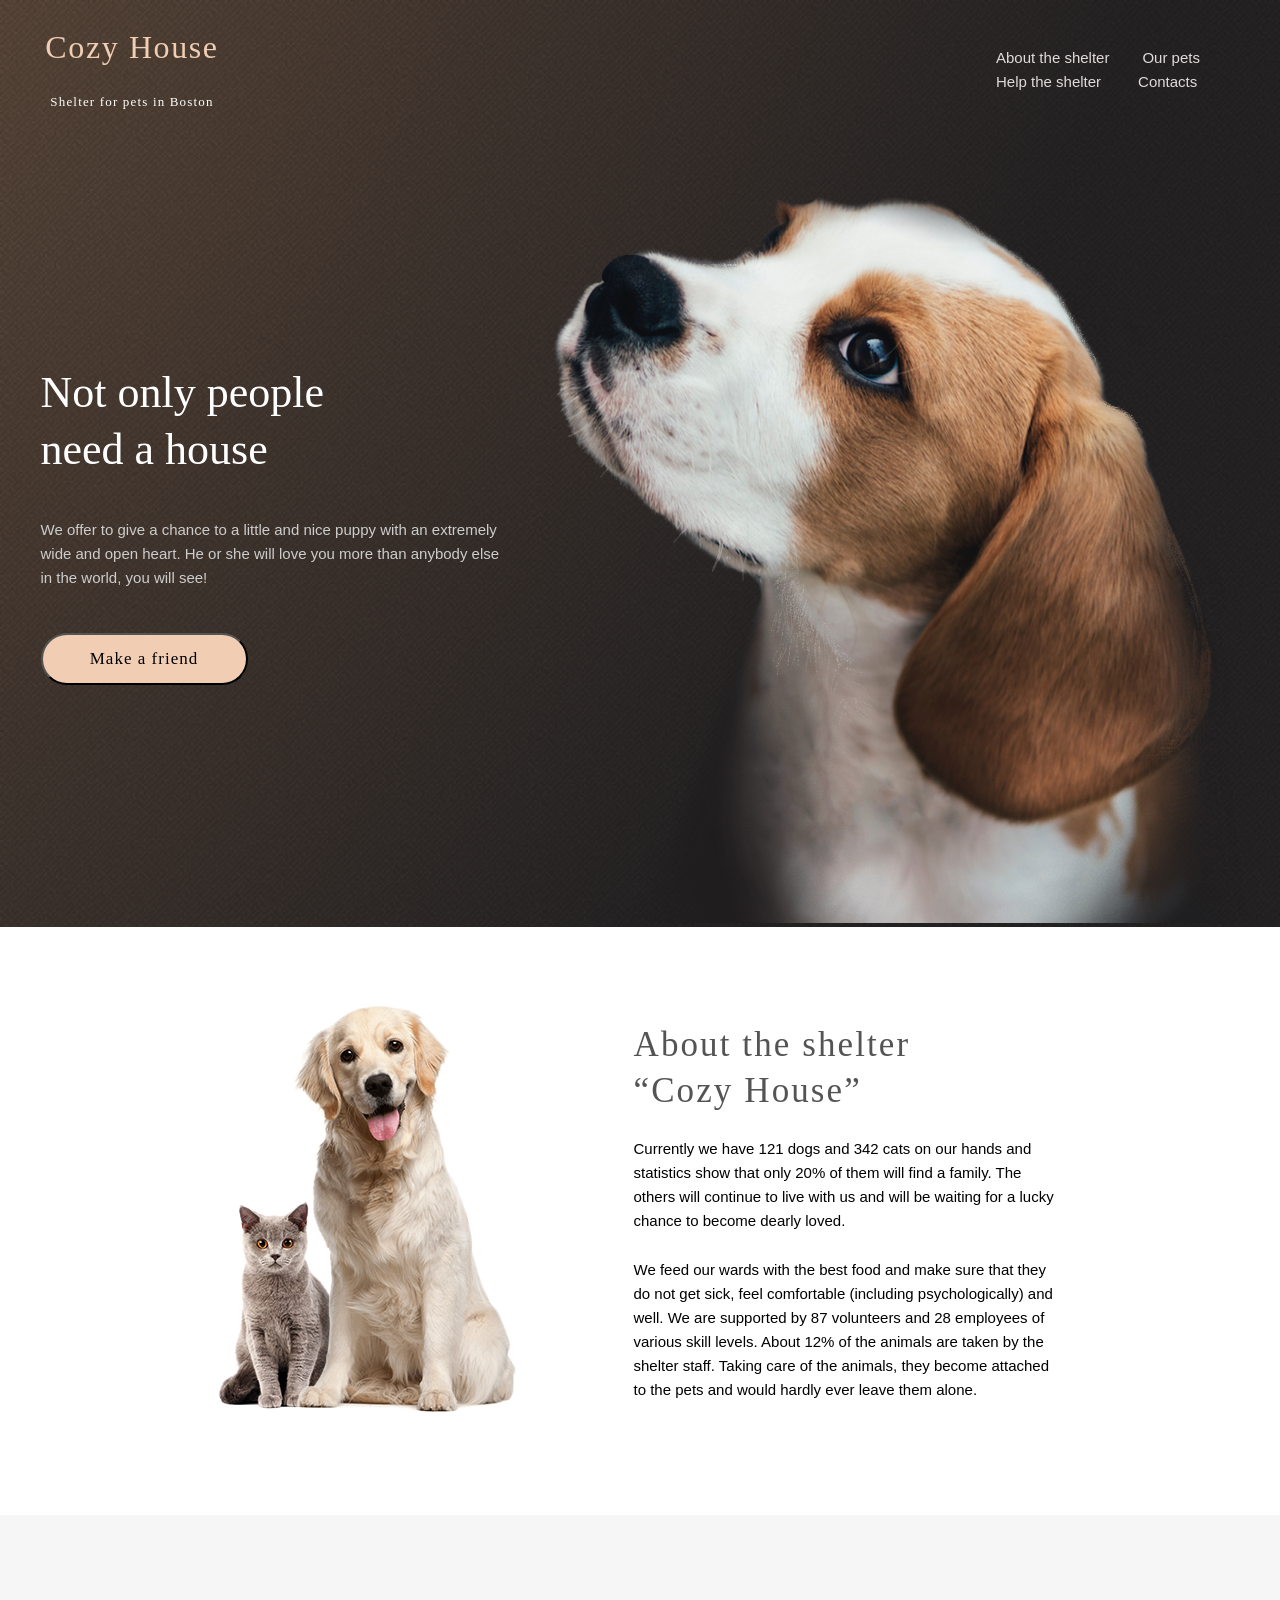
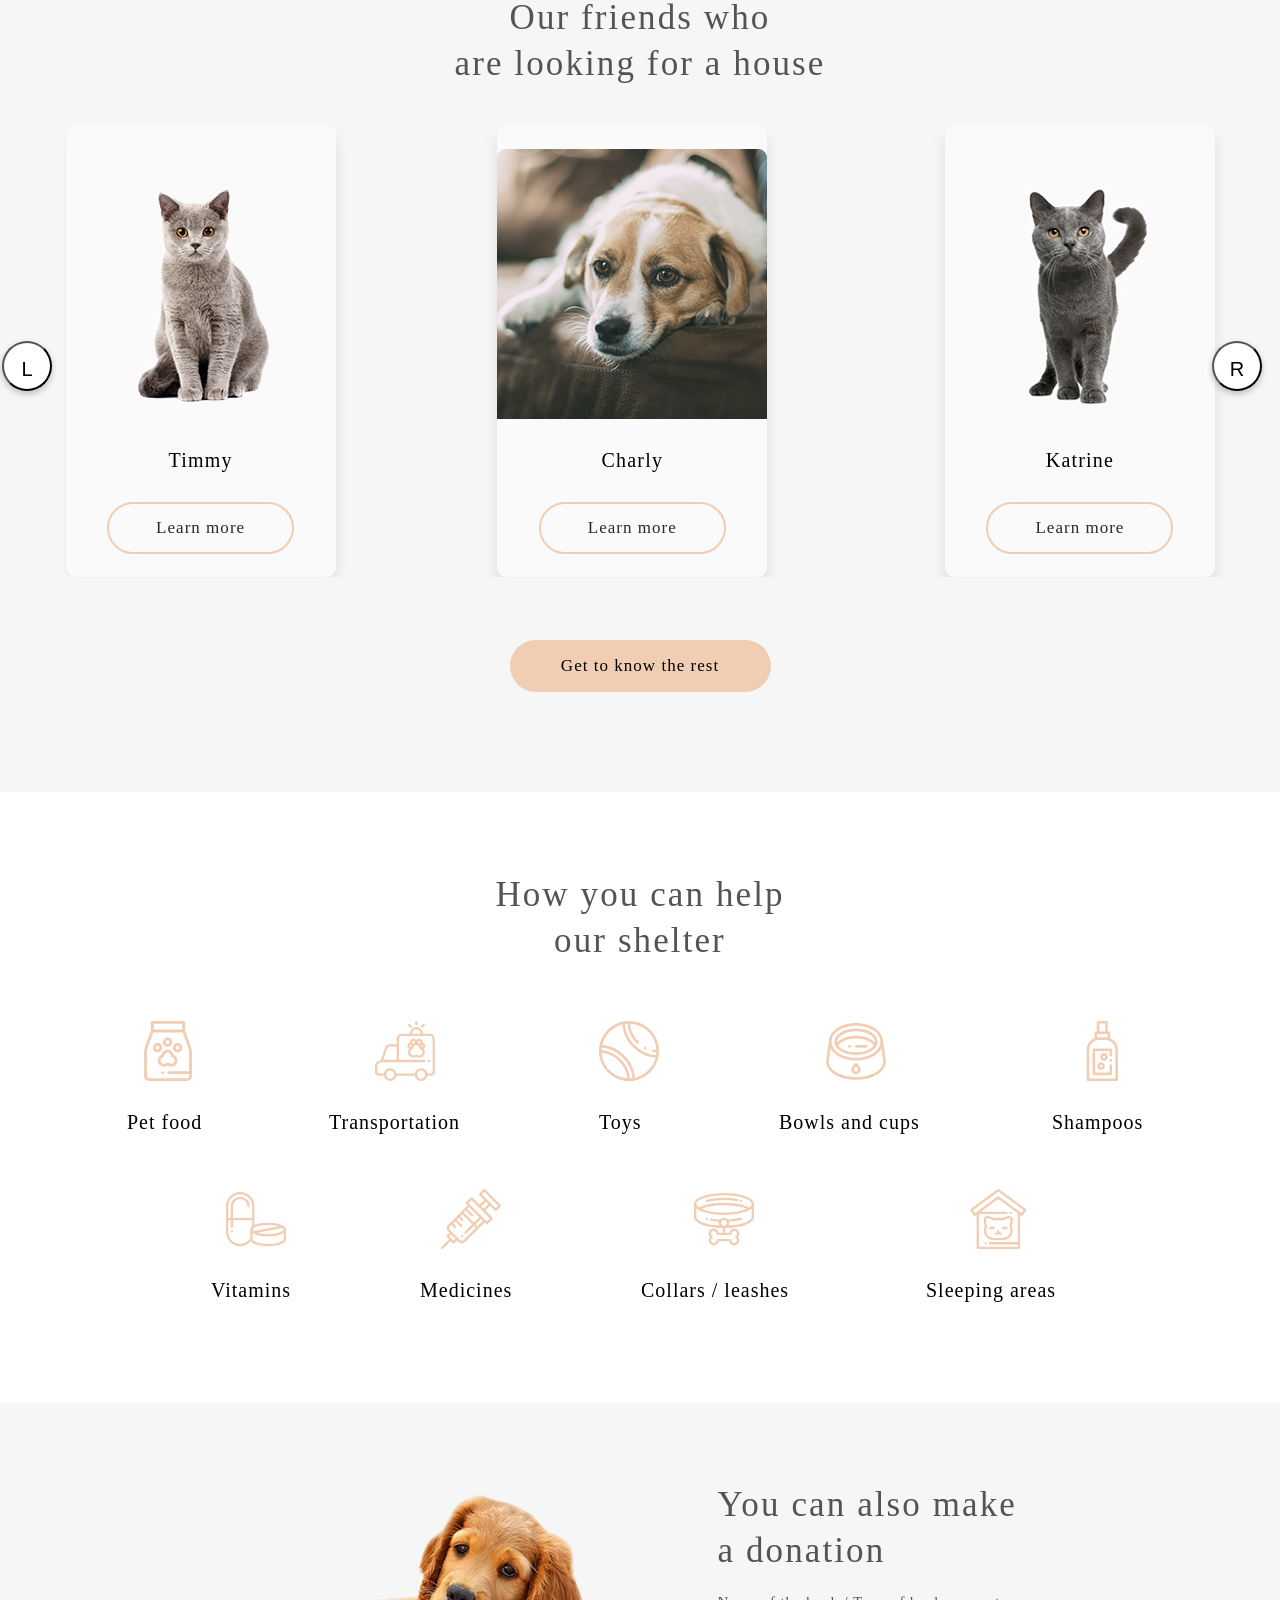
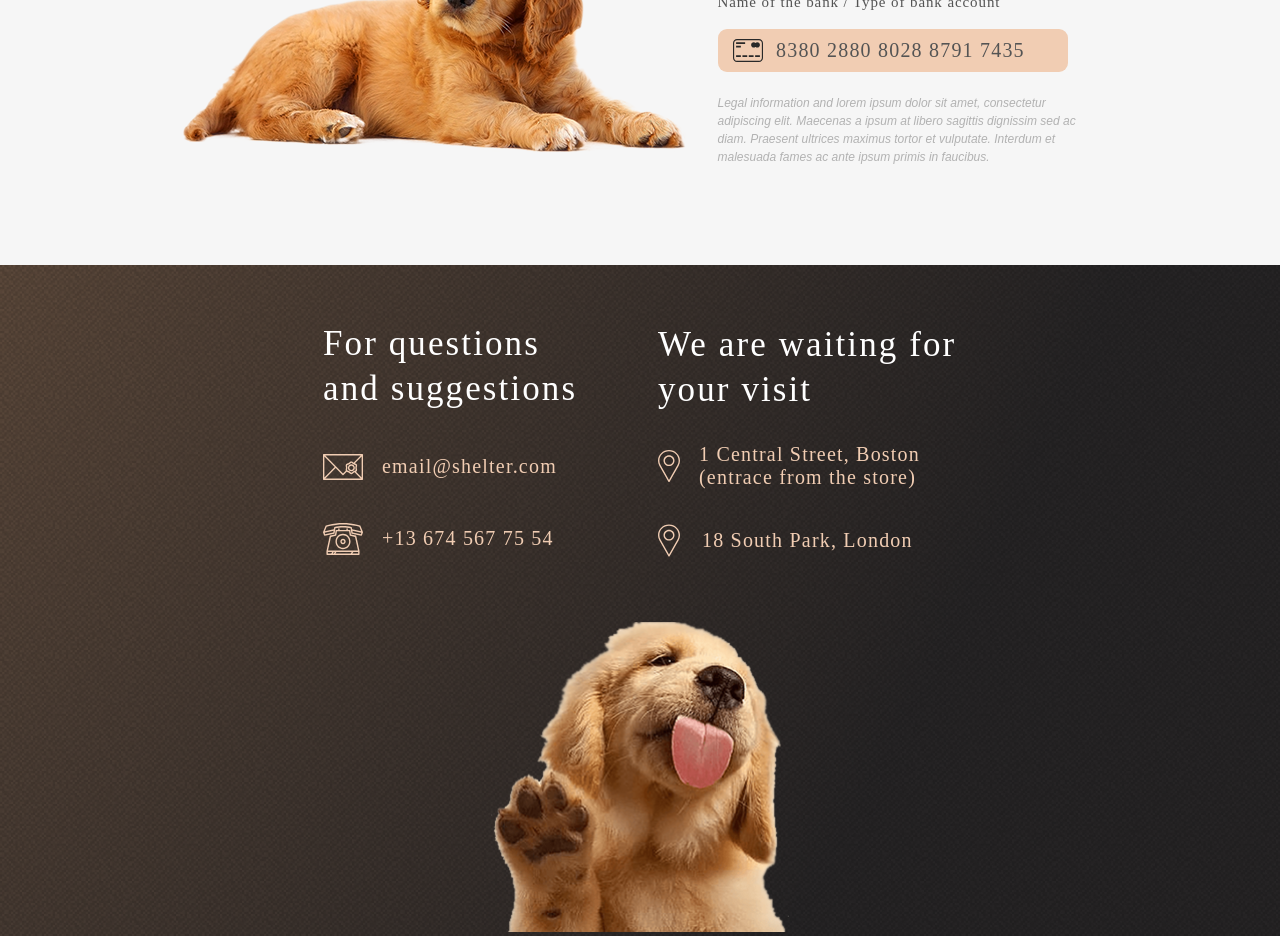
<file: shelter/shelter.html>
<!DOCTYPE html>
<html lang="en">
<head>
    <meta charset="UTF-8">
    <meta name="viewport" content="width=device-width, initial-scale=1.0">
    <link rel="stylesheet" href="./css/shelter.css">
    <!-- <meta name="viewport" content="width=device-width"> -->
    <title>Shelter</title>
</head>
<body>

    <main class="main">
    <section class="start-screen">

        <header class="header">
            <div class="header__wrapper">
                <div class="header__logo">
                    <span class="header__title">Cozy House</span>
                    <span class="header__subtitle">Shelter for pets in Boston</span>
                </div>
                <nav class="menu">
                    <ul class="menu-list">
                        <li class="menu__item"><a href="#about" class="nav-link">About the shelter</a></li>
                        <li class="menu__item menu__item_active"><a href="..//pets/pets.html" class="nav-link">Our pets</a></li>
                        <li class="menu__item"><a href="#help" class="nav-link">Help the shelter</a></li>
                        <li class="menu__item"><a href="#contacts" class="nav-link">Contacts</a></li>
                    </ul>
                </nav>

                <!-- ! -->

                <button class="header__burger-btn" id="burger">
                    <span></span><span></span><span></span>
                </button>

            </div>
        </header>

        <div class="start-screen__wrapper">
            <div class="start-screen__content">
                <div class="start-screen__wrapper-title">
                    <h1 class="start-screen__title">Not only people need a house</h1>
                </div>
                <div class="start-screen__wrapper-description">
                    <p class="start-screen__description">We offer to give a chance to a little and nice puppy with an extremely wide and open heart. He or she will love you more than anybody else in the world, you will see!</p>
                </div>
                <button class="start-screen__button">Make a friend</button>
            </div>
             <div class="start-screen__puppy-wrapper">
                <img src="./assets/img/start-screen-puppy.png" alt="puppy-logo" class="start-screen__puppy">
             </div>
        </div>
    </section>

    <section class="about" id="about">
        <div class="about__wrapper">
            <div class="about__wrapper-pets">
                <img src="./assets/img/about-pets.png" alt="about-logo" class="about__pets">
            </div>
            <div class="about__description">
                <div class="about__wrapper-title">
                    <h3 class="about__title">About the shelter “Cozy House”</h3>
                </div>
                <div class="about__wrapper-content-first">
                    <p class="about__content-first">Currently we have 121 dogs and 342 cats on our hands and statistics show that only 20% of them will find a family. The others will continue to live with us and will be waiting for a lucky chance to become dearly loved.</p>
                </div>
                <div class="about__wrapper-content-second">
                    <p class="about__content-second">We feed our wards with the best food and make sure that they do not get sick, feel comfortable (including psychologically) and well. We are supported by 87 volunteers and 28 employees of various skill levels. About 12% of the animals are taken by the shelter staff. Taking care of the animals, they become attached to the pets and would hardly ever leave them alone.</p>
                </div>
            </div>
        </div>
    </section>
    <section class="pets">
        <div class="pets__wrapper">
            <div class="pets__title-wrapper">
                <h3 class="pets__title">Our friends who<br>
                    are looking for a house</h3>
            </div>

            <!-- ! -->

<!-- popup katrine -->
<div class="modal-katrine">
    <div class="modal-wrapper">
        <div class="exit__button-katrine exit__button-wrapper">
            <span></span><span></span>
        </div>
        <div class="modal-subwrapper">
         <div class="modal-logo">
         <img src="./assets/img/pets-katrine.png" alt="modal-logo" class="modal-picture">
         </div>
         <div class="modal-information">
            <div class="modal-information__wrapper">
            <div class="modal__title-wrapper">
                <span class="modal__title">Katrine</span>
            </div>
            <div class="modal__subtitle-wrapper">
                <span class="modal__subtitle">Cat - British Shorthair</span>
            </div>
            <div class="modal__description-wrapper">
                <p class="modal__description">Katrine is a beautiful girl. She is as soft as the finest velvet with a thick lush fur. Will love you until the last breath she takes as long as you are the one. She is picky about her affection. She loves cuddles and to stretch into your hands for a deeper relaxations.</p>
            </div>
            <ul class="modal__state-wrapper">
                <li><b>Age:</b> 6 months</li>
                <li><b>Inoculations:</b> panleukopenia</li>
                <li><b>Desease:</b> none</li>
                <li><b>Parasites:</b> none</li>

            </ul>
        </div>
        </div>
        </div>
    </div>
</div>

 <!-- end popup katrine -->

 <!-- popup woody -->

 <div class="modal-woody">
    <div class="modal-wrapper">
        <div class="exit__button-woody exit__button-wrapper">
            <span></span><span></span>
        </div>
        <div class="modal-subwrapper">
         <div class="modal-logo">
         <img src="./assets/img/pets-woody.png" alt="modal-logo" class="modal-picture">
         </div>
         <div class="modal-information">
            <div class="modal-information__wrapper">
            <div class="modal__title-wrapper">
                <span class="modal__title">Woody</span>
            </div>
            <div class="modal__subtitle-wrapper">
                <span class="modal__subtitle">Dog - Golden Retriever</span>
            </div>
            <div class="modal__description-wrapper">
                <p class="modal__description">Woody is a handsome 3 1/2 year old boy. Woody does know basic commands and is a smart pup. Since he is on the stronger side, he will learn a lot from your training. Woody will be happier when he finds a new family that can spend a lot of time with him.</p>
            </div>
            <ul class="modal__state-wrapper">
                <li><b>Age:</b> 3 years 6 months</li>
                <li><b>Inoculations:</b> adenovirus, distemper</li>
                <li><b>Desease:</b> right back leg mobility reduced</li>
                <li><b>Parasites:</b> none</li>
            </ul>
        </div>
        </div>
        </div>
    </div>
</div>

 <!-- end popup woody -->

<!-- popup jenn -->

<div class="modal-jennifer">
    <div class="modal-wrapper">
        <div class="exit__button-jennifer exit__button-wrapper">
            <span></span><span></span>
        </div>
        <div class="modal-subwrapper">
         <div class="modal-logo">
         <img src="./assets/img/pets-jennifer.png" alt="modal-logo" class="modal-picture">
         </div>
         <div class="modal-information">
            <div class="modal-information__wrapper">
            <div class="modal__title-wrapper">
                <span class="modal__title">Jennifer</span>
            </div>
            <div class="modal__subtitle-wrapper">
                <span class="modal__subtitle">Dog - Labrador</span>
            </div>
            <div class="modal__description-wrapper">
                <p class="modal__description">Jennifer is a sweet 2 months old Labrador that is patiently waiting to find a new forever home. This girl really enjoys being able to go outside to run and play, but won't hesitate to play up a storm in the house if she has all of her favorite toys.</p>
            </div>
            <ul class="modal__state-wrapper">
                <li><b>Age:</b> 2 month</li>
                <li><b>Inoculations:</b> none</li>
                <li><b>Desease:</b> none</li>
                <li><b>Parasites:</b> none</li>

            </ul>
        </div>
        </div>
        </div>
    </div>
</div>

 <!-- end popup jenn -->

 <!-- popup sophia -->

<div class="modal-sophia">
    <div class="modal-wrapper">
        <div class="exit__button-sophia exit__button-wrapper">
            <span></span><span></span>
        </div>
        <div class="modal-subwrapper">
         <div class="modal-logo">
         <img src="./assets/img/sophia.png" alt="modal-logo" class="modal-picture">
         </div>
         <div class="modal-information">
            <div class="modal-information__wrapper">
            <div class="modal__title-wrapper">
                <span class="modal__title">Sophia</span>
            </div>
            <div class="modal__subtitle-wrapper">
                <span class="modal__subtitle">Dog - Shih tzu</span>
            </div>
            <div class="modal__description-wrapper">
                <p class="modal__description">Sophia here and I'm looking for my forever home to live out the best years of my life. I am full of energy. Everyday I'm learning new things, like how to walk on a leash, go potty outside, bark and play with toys and I still need some practice.</p>
            </div>
            <ul class="modal__state-wrapper">
                <li><b>Age:</b> 1 month</li>
                <li><b>Inoculations:</b> parvovirus</li>
                <li><b>Desease:</b> none</li>
                <li><b>Parasites:</b> none</li>
            </ul>
        </div>
        </div>
        </div>
    </div>
</div>

 <!-- end popup sophia -->

  <!-- popup timmy -->

<div class="modal-timmy">
    <div class="modal-wrapper">
        <div class="exit__button-timmy exit__button-wrapper">
            <span></span><span></span>
        </div>
        <div class="modal-subwrapper">
         <div class="modal-logo">
         <img src="./assets/img/pets-timmy.png" alt="modal-logo" class="modal-picture">
         </div>
         <div class="modal-information">
            <div class="modal-information__wrapper">
            <div class="modal__title-wrapper">
                <span class="modal__title">Timmy</span>
            </div>
            <div class="modal__subtitle-wrapper">
                <span class="modal__subtitle">Cat - British Shorthair</span>
            </div>
            <div class="modal__description-wrapper">
                <p class="modal__description">Timmy is an adorable grey british shorthair male. He loves to play and snuggle. He is neutered and up to date on age appropriate vaccinations. He can be chatty and enjoys being held. Timmy has a lot to say and wants a person to share his thoughts with.</p>
            </div>
            <ul class="modal__state-wrapper">
                <li><b>Age:</b> 2 month</li>
                <li><b>Inoculations:</b> rabies</li>
                <li><b>Desease:</b> none</li>
                <li><b>Parasites:</b> none</li>
            </ul>
        </div>
        </div>
        </div>
    </div>
</div>

 <!-- end popup timmy -->

   <!-- popup charly -->

<div class="modal-charly">
    <div class="modal-wrapper">
        <div class="exit__button-charly exit__button-wrapper">
            <span></span><span></span>
        </div>
        <div class="modal-subwrapper">
         <div class="modal-logo">
         <img src="./assets/img/pets-charly.png" alt="modal-logo" class="modal-picture">
         </div>
         <div class="modal-information">
            <div class="modal-information__wrapper">
            <div class="modal__title-wrapper">
                <span class="modal__title">Charly</span>
            </div>
            <div class="modal__subtitle-wrapper">
                <span class="modal__subtitle">Dog - Jack Russell Terrier</span>
            </div>
            <div class="modal__description-wrapper">
                <p class="modal__description">This cute boy, Charly, is three years old and he likes adults and kids. He isn’t fond of many other dogs, so he might do best in a single dog home. Charly has lots of energy, and loves to run and play. We think a fenced yard would make him very happy.</p>
            </div>
            <ul class="modal__state-wrapper">
                <li><b>Age:</b> 8 years</li>
                <li><b>Inoculations:</b> bordetella bronchiseptica, leptospirosis</li>
                <li><b>Desease:</b> deafness, blindness</li>
                <li><b>Parasites:</b> lice, fleas</li>
            </ul>
        </div>
        </div>
        </div>
    </div>
</div>

 <!-- end popup charly -->

 <!-- popup scarlett -->

<div class="modal-scarlett">
    <div class="modal-wrapper">
        <div class="exit__button-scarlett exit__button-wrapper">
            <span></span><span></span>
        </div>
        <div class="modal-subwrapper">
         <div class="modal-logo">
         <img src="./assets/img/pets-scarlet.png" alt="modal-logo" class="modal-picture">
         </div>
         <div class="modal-information">
            <div class="modal-information__wrapper">
            <div class="modal__title-wrapper">
                <span class="modal__title">Scarlett</span>
            </div>
            <div class="modal__subtitle-wrapper">
                <span class="modal__subtitle">Dog - Jack Russell Terrier</span>
            </div>
            <div class="modal__description-wrapper">
                <p class="modal__description">Scarlett is a happy, playful girl who will make you laugh and smile. She forms a bond quickly and will make a loyal companion and a wonderful family dog or a good companion for a single individual too since she likes to hang out and be with her human.</p>
            </div>
            <ul class="modal__state-wrapper">
                <li><b>Age:</b> 3 month</li>
                <li><b>Inoculations:</b> parainfluenza</li>
                <li><b>Desease:</b> none</li>
                <li><b>Parasites:</b> none</li>
            </ul>
        </div>
        </div>
        </div>
    </div>
</div>

 <!-- end popup scarlett -->

  <!-- popup freddie -->

<div class="modal-freddie">
    <div class="modal-wrapper">
        <div class="exit__button-freddie exit__button-wrapper">
            <span></span><span></span>
        </div>
        <div class="modal-subwrapper">
         <div class="modal-logo">
         <img src="./assets/img/freddie.png" alt="modal-logo" class="modal-picture">
         </div>
         <div class="modal-information">
            <div class="modal-information__wrapper">
            <div class="modal__title-wrapper">
                <span class="modal__title">Freddie</span>
            </div>
            <div class="modal__subtitle-wrapper">
                <span class="modal__subtitle">Cat - British Shorthair</span>
            </div>
            <div class="modal__description-wrapper">
                <p class="modal__description">Freddie is a little shy at first, but very sweet when he warms up. He likes playing with shoe strings and bottle caps. He is quick to learn the rhythms of his human’s daily life. Freddie has bounced around a lot in his life, and is looking to find his forever home.</p>
            </div>
            <ul class="modal__state-wrapper">
                <li><b>Age:</b> 2 month</li>
                <li><b>Inoculations:</b> Inoculations: rabies</li>
                <li><b>Desease:</b> none</li>
                <li><b>Parasites:</b> none</li>
            </ul>
        </div>
        </div>
        </div>
    </div>
</div>

 <!-- end popup freddie -->

        <div class="pets__slider">
                <div class="arrow__wrapper">
                    <button class="arrow__left">
                        <img src="./assets/svg/Arrow_left.svg" alt="arrow-logo" class="arrow-left">
                    </button>
                </div>

                <!-- ! -->

                <div class="pets__slider-wrapper">
                    <div class="card__container" id="card__container">
                        <div class="slider__group-one">

                        <div class="pets__card card__sophia">
                            <img src="..//pets/assets/img/sophia.png" alt="sophia-logo" class="pets__logo logo__sophia">
                            <span class="pets__name">Sophia</span>
                            <button class="button-sophia pets__button">Learn more</button>
                        </div>

                        <div class="pets__card card__timmy">
                            <img src="..//pets/assets/img/pets-timmy.png" alt="timmy-logo" class="pets__logo logo__timmy">
                            <span class="pets__name">Timmy</span>
                            <button class="button-timmy pets__button">Learn more</button>
                        </div>

                        <div class="pets__card card__charly">
                            <img src="..//pets/assets/img/pets-charly.png" alt="woody-logo" class="pets__logo logo__charly">
                            <span class="pets__name">Charly</span>
                            <button class="button-charly pets__button">Learn more</button>
                        </div>
                    </div>        <!-- gr 1 end -->


                    <div class="slider__group-two">
                <div class="pets__card card__katrine">
                    <img src="..//pets/assets/img/pets-katrine.png" alt="katrine-logo" class="pets__logo logo__kat">
                    <span class="pets__name">Katrine</span>
                    <button class="button-katrine pets__button">Learn more</button>
                </div>

                <div class="pets__card card__jennifer">
                    <img src="..//pets/assets/img/pets-jennifer.png" alt="jennifer-logo" class="pets__logo logo__jenn">
                    <span class="pets__name">Jennifer</span>
                    <button class="button-jennifer pets__button">Learn more</button>
                </div>

                <div class="pets__card card__woody">
                    <img src="..//pets/assets/img/pets-woody.png" alt="woody-logo" class="pets__logo logo__woody">
                    <span class="pets__name">Woody</span>
                    <button class="button-woody pets__button">Learn more</button>
                </div>
                </div>


                <div class="slider__group-three">

                    <div class="pets__card card__scarlett">
                        <img src="..//pets/assets/img/pets-scarlet.png" alt="scarlett-logo" class="pets__logo logo__scarlett">
                        <span class="pets__name">Scarlett</span>
                        <button class="button-scarlett pets__button">Learn more</button>
                    </div>

                    <div class="pets__card card__freddie">
                        <img src="..//pets/assets/img/freddie.png" alt="freddie" class="pets__logo logo__freddie">
                        <span class="pets__name">Freddie</span>
                        <button class="button-freddie pets__button">Learn more</button>
                    </div>

                    <div class="pets__card card__charly">
                        <img src="..//pets/assets/img/pets-charly.png" alt="woody-logo" class="pets__logo logo__charly">
                        <span class="pets__name">Charly</span>
                        <button class="button-charly pets__button">Learn more</button>
                    </div>

                </div>

                </div>  <!-- container -->



            </div><!-- wrapper -->

            <div class="arrow__wrapper">
                <button class="arrow__right">
                    <img src="./assets/svg/Arrow_right.svg" alt="arrow-logo" class="arrow-right">
                </button>
            </div>
        </div>
        <button class="pets__button-common">Get to know the rest</button>

<!-- begin -->

        <section class ="section__pets">

            <div class="carousel__wrapper">

                <button class="left">L</button>

                <ul class="carousel">
                    <li class="pets__card card__sophia">
                        <img src="..//pets/assets/img/sophia.png" alt="sophia-logo" class="pets__logo logo__sophia">
                        <span class="pets__name">Sophia</span>
                        <button class="pets__button sophia">Learn more</button>
                    </li>

                    <li class="pets__card card__timmy">
                        <img src="..//pets/assets/img/pets-timmy.png" alt="timmy-logo" class="pets__logo logo__timmy">
                        <span class="pets__name">Timmy</span>
                        <button class="pets__button timmy">Learn more</button>
                    </li>

                    <li class="pets__card card__charly">
                        <img src="..//pets/assets/img/pets-charly.png" alt="woody-logo" class="pets__logo logo__charly">
                        <span class="pets__name">Charly</span>
                        <button class="pets__button charly">Learn more</button>
                    </li>

                    <li class="pets__card card__katrine">
                        <img src="..//pets/assets/img/pets-katrine.png" alt="katrine-logo" class="pets__logo logo__kat">
                        <span class="pets__name">Katrine</span>
                        <button class="pets__button katrine">Learn more</button>
                    </li>

                    <li class="pets__card card__jennifer">
                        <img src="..//pets/assets/img/pets-jennifer.png" alt="jennifer-logo" class="pets__logo logo__jenn">
                        <span class="pets__name">Jennifer</span>
                        <button class="pets__button jennifer">Learn more</button>
                    </li>

                    <li class="pets__card card__woody">
                        <img src="..//pets/assets/img/pets-woody.png" alt="woody-logo" class="pets__logo logo__woody">
                        <span class="pets__name">Woody</span>
                        <button class="pets__button woody">Learn more</button>
                    </li>

                    <li class="pets__card card__scarlett">
                        <img src="..//pets/assets/img/pets-scarlet.png" alt="scarlett-logo" class="pets__logo logo__scarlett">
                        <span class="pets__name">Scarlett</span>
                        <button class="pets__button scarlett">Learn more</button>
                    </li>

                    <li class="pets__card card__freddie">
                        <img src="..//pets/assets/img/freddie.png" alt="freddie" class="pets__logo logo__freddie">
                        <span class="pets__name">Freddie</span>
                        <button class="pets__button freddie">Learn more</button>
                    </li>

                    <li class="pets__card card__charly">
                        <img src="..//pets/assets/img/pets-charly.png" alt="woody-logo" class="pets__logo logo__charly">
                        <span class="pets__name">Charly</span>
                        <button class="pets__button charly">Learn more</button>
                    </li>
                </ul>

            <button class="right">R</button>

            </div>
        </section>








    </section>
    <section class="help" id="help">
        <div class="help__wrapper">
            <div class="help__title-wrapper">
                <h3 class="help__title">How you can help<br>
                    our shelter</h3>
            </div>
            <div class="help__list">

                <div class="help__icon food">
                    <div class="icon__auxiliary">
                    <img src="./assets/svg/icon-pet-food.svg" alt="food-logo" class="icon__food">
                    </div>
                <div class="description__wrapper">
                    <span class="icon__description">Pet food</span>
                </div>
                </div>

                <div class="help__icon transportation">
                    <div class="icon__auxiliary">
                    <img src="./assets/svg/icon-transportation.svg" alt="transportation-logo" class="icon__transportation">
                    </div>
                    <div class="description__wrapper">
                     <span class="icon__description">Transportation</span>
                    </div>
                </div>


                <div class="help__icon toys">
                    <div class="icon__auxiliary">
                    <img src="./assets/svg/icon-toys.svg" alt="toys-logo" class="icon__toys">
                    </div>
                    <div class="description__wrapper">
                     <span class="icon__description">Toys</span>
                    </div>
                </div>


                <div class="help__icon bowls">
                    <div class="icon__auxiliary">
                        <img src="./assets/svg/icon-bowls-and-cups.svg" alt="bowls-logo" class="icon__bowls">
                    </div>
                    <div class="description__wrapper">
                    <span class="icon__description">Bowls and cups</span>
                    </div>
                </div>


                <div class="help__icon shampoos">
                    <div class="icon__auxiliary">
                    <img src="./assets/svg/icon-shampoos.svg" alt="shampoos-logo" class="icon__shampoos">
                    </div>
                    <div class="description__wrapper">
                    <span class="icon__description">Shampoos</span>
                    </div>
                </div>


                <div class="help__icon vitamins">
                    <div class="icon__auxiliary">
                    <img src="./assets/svg/icon-vitamins.svg" alt="vitamins-logo" class="icon__vitamins">
                    </div>
                    <div class="description__wrapper">
                    <span class="icon__description">Vitamins</span>
                    </div>
                </div>


                <div class="help__icon medicine">
                    <div class="icon__auxiliary">
                    <img src="./assets/svg/icon-medicines.svg" alt="medicine-logo" class="icon__medicine">
                    </div>
                    <div class="description__wrapper">
                    <span class="icon__description">Medicines</span>
                    </div>
                </div>


                <div class="help__icon collars">
                    <div class="icon__auxiliary">
                    <img src="./assets/svg/icon-collars-leashes.svg" alt="collars-logo" class="icon__collars">
                    </div>
                    <div class="description__wrapper">
                    <span class="icon__description">Collars / leashes</span>
                    </div>
                </div>


                <div class="help__icon sleep">
                    <div class="icon__auxiliary">
                    <img src="./assets/svg/icon-sleeping-area.svg" alt="sleeping_area-logo" class="icon__sleep">
                    </div>
                    <div class="description__wrapper">
                    <span class="icon__description">Sleeping areas</span>
                    </div>
                </div>

            </div>
        </div>
    </section>

    <section class="donation">
        <div class="donation__wrapper">
            <div class="donation__dog-wrapper">
                <img src="./assets/img/donation-dog.png" alt="donation-logo" class="donation__dog">
            </div>
            <div class="donation__description">
                <div class="donation__title-wrapper">
                    <h3 class="donation__title">You can also make a donation</h3>
                </div>
                <div class="donation__subtitle-wrapper">
                    <p class="donation__subtitle">Name of the bank / Type of bank account</p>
                </div>

                <div class="credit-card">
                    <div class="credit-card__wrapper">
                        <img src="./assets/svg/credit-card.svg" alt="credit-card__logo" class="icon__credit-card">
                        <span class="credit-card__number">8380 2880 8028 8791 7435</span>
                    </div>
                </div>
                <div class="legal-information__wrapper">
                    <p class="legal-information">Legal information and lorem ipsum dolor sit amet, consectetur adipiscing elit. Maecenas a ipsum at libero sagittis dignissim sed ac diam. Praesent ultrices maximus tortor et vulputate. Interdum et malesuada fames ac ante ipsum primis in faucibus.</p>
                </div>
            </div>
        </div>
    </section>

    <footer class="footer" id="contacts">
        <div class="footer__wrapper">
            <div class="footer__contacts">
                <h3 class="footer__contacts-title">For questions and suggestions</h3>
                <div class="footer__contacts-mail">
                    <img src="./assets/svg/icon-email.svg" alt="email-logo" class="mail__icon">
                    <span class="mail__description"><a href="mailto:ksandr1g@mail.ru">email@shelter.com</a></span>
                </div>
                <div class="footer__contacts-phone">
                    <img src="./assets/svg/icon-phone.svg" alt="phone-logo" class="phone__icon">
                    <span class="phone__description"><a href="tel:+13 674 567 75 54">+13 674 567 75 54</a></span>
                </div>
            </div>
            <div class="footer__location">
                <h3 class="footer__location-title">We are waiting for your visit</h3>
                <div class="footer__location-Boston">
                    <img src="./assets/svg/icon-marker.svg" alt="marker-logo" class="boston__marker">
                    <p class="boston__description"><a href="https://www.google.com/maps/d/embed?mid=1jf-JyjY4kV1k39pwUYCy4yDfvXQ&hl=en_US&ehbc=2E312F" width="640" height="480">1 Central Street, Boston (entrace from the store)</a></p>
                </div>
                <div class="footer__location-London">
                    <img src="./assets/svg/icon-marker.svg" alt="marker-logo" class="boston__marker">
                    <p class="london__description"><a href="https://www.google.com/maps/d/embed?mid=1MzcbxTZZIhq8kWDtylVEMzaD1tA&hl=en&ehbc=2E312F" width="640" height="480">18 South Park, London</a></p>
                </div>
            </div>
            <div class="footer__logo">
                <div class="logo-logo">
                <img src="./assets/img/footer-puppy.png" alt="puppy-logo" class="footer__puppy">
            </div>
            </div>
        </div>
    </footer>
    </main>
<script src="./shelter.js"></script>
</body>
</html>
</file>
<file: pets/css/pets.css>
* {
     scroll-behavior: smooth;
}

body {
    margin: 0 auto;
}

.main {
    overflow: hidden;
    width: 100%;
    position: relative;
}

.header {
    background-color: white;
    display: flex;
    justify-content: center;
    align-items: center;
    /* margin: 0px 0px 42px 0px; */
}

.header__wrapper {
    max-width: 1200px;
    display:flex;
    justify-content: space-between;
    padding: 30px 40px 30px 40px;
}

.header__logo {
    max-width: 188px;
    display:flex;
    flex-wrap: wrap;
    justify-content: center;
    margin-right: 533px;
    align-content: space-between;
    row-gap: 10px;
}

.header__title {
    font-family: 'Georgia';
    font-style: normal;
    font-weight: 400;
    font-size: 32px;
    line-height: 110%;
    /* or 35px */
    display: flex;
    /* align-items: center; */
    letter-spacing: 0.06em;
    /* color-primary */
    color: rgba(84, 84, 84, 1);
    /* padding-bottom: 10px; */
}

.header__title a {
    text-decoration: none;
    list-style: none;
    color: inherit;
}

.header__subtitle {
    font-family: 'Georgia';
    font-style: normal;
    font-weight: 400;
    font-size: 13px;
    line-height: 14.95px;
    /* or 35px */
    display: flex;
    /* align-items: center; */
    letter-spacing: 0.09em;
    /* color-primary */
    color: rgba(84, 84, 84, 1);
}

.menu-list li {
    display: inline;
    transition: 0.5s;
    color: rgba(84, 84, 84, 1);
}

.menu__item:hover {
    color: black;

}

.menu__item {
    font-family: Arial, Helvetica, sans-serif;
    font-size: 15px;
    line-height: 24px;
    font-weight: 400;
    margin-right: 30px;
    cursor: pointer;
}

.menu__item:last-child {
    margin-right: 0px;
}

.nav-link {
    text-decoration: none;
    list-style: none;
    color: inherit;
}

.header__burger-btn {
    display: none;
}

/* our friends! */

/* modal-begin */

.modal-katrine,
.modal-woody,
.modal-jennifer,
.modal-sophia,
.modal-timmy,
.modal-charly,
.modal-scarlett,
.modal-freddie {
    position: fixed;
    top: 0;
    left: 0;
    width: 100%;
    height: 100vh;
    z-index: 99998;
    background-color: rgba(84, 84, 84, 0.1);
    display: flex;
    align-items: center;
    justify-content: center;
    /* ! */
    opacity: 0;
    visibility: hidden;
}

.modal-katrine.open,
.modal-woody.open,
.modal-jennifer.open,
.modal-sophia.open,
.modal-timmy.open,
.modal-charly.open,
.modal-scarlett.open,
.modal-freddie.open {
    opacity: 1;
    visibility: visible;
    transform: scale(1);
}

.modal-katrine.open .modal-wrapper,
.modal-woody.open .modal-wrapper,
.modal-jennifer.open .modal-wrapper,
.modal-sophia.open .modal-wrapper,
.modal-timmy.open .modal-wrapper,
.modal-charly.open .modal-wrapper,
.modal-scarlett.open .modal-wrapper,
.modal-freddie.open .modal-wrapper {
    transform: scale(1);
}


.modal-wrapper {
    width: 952px;
    height: 552px;
    z-index: 1;
    background-color: white;
    display: flex;
    align-items: flex-end;
    background-color: rgba(84, 84, 84, -1);
    transition: .5s;
    transform: scale(0);
}

.modal-subwrapper {
    background-color: white;
    width: 900px;
    height: 500px;
    display: flex;
    order: 1;
    border-radius: 9px;
}

.exit__button-wrapper {
    position: relative;
    width: 50px;
    height: 50px;
    border: 2px solid rgba(241, 205, 179, 1);
    border-radius: 100px;
    order: 2;
    bottom: 498px;
    right: 11px;
    display: flex;
    justify-content: center;
    align-items: center;
    cursor: pointer;
}

.exit__button-wrapper:hover {
    background-color: rgba(241, 205, 179, 1);
}


.exit__button-wrapper span {
    position: absolute;
    width: 12px;
    height: 2px;
    background-color: black;

}

.exit__button-wrapper span:nth-child(1) {
    transform: rotate(45deg)
}

.exit__button-wrapper span:nth-child(2) {
    transform: rotate(-45deg)
}

.modal-logo {
    width: 500px;
    height: 500px;
}

.modal-picture {
    width: 100%;
}

.modal-information {
    width: 400px;
    display: flex;
    justify-content: center;
    align-items: center;
    background-color: white;
    border-radius: 9px;

}

.modal-information__wrapper {
    width: 351px;
    height: 362px;
    margin-bottom: 36px;
    row-gap: 8px;
    display: flex;
    flex-direction: column;
}

.modal__title {
    font-family: 'Georgia';
    font-weight: 400;
    font-size: 35px;
    line-height: 45.5px;
    letter-spacing: 0.06em;
    color: rgba(0, 0, 0, 1);
}

.modal__subtitle-wrapper {
    margin-bottom: 17px;
}

.modal__subtitle {
    font-family: 'Georgia';
    font-weight: 400;
    font-size: 20px;
    line-height: 23px;
    letter-spacing: 0.06em;
    color: rgba(0, 0, 0, 1);
}

.modal__description {
    font-family: 'Georgia';
    font-weight: 400;
    font-size: 15px;
    line-height: 16.5px;
    letter-spacing: 0.06em;
    color: rgba(0, 0, 0, 1);
    margin-bottom: 23px;
}

.modal__state-wrapper {
    padding-inline-start: 18px;
}


.modal__state-wrapper li {
    font-family: 'Georgia';
    font-weight: 400;
    line-height: 16.5px;
    font-size: 15px;
    letter-spacing: 0.06em;
    padding-inline-start: 0px;
    padding-bottom: 11px;
}


.Our_Friends {
    /* border: 1px dotted white; */
    display: flex;
    background-color: rgba(246, 246, 246, 1);
    justify-content: center;
    flex-direction: column;
    align-items: center;
}

.Our_Friends__title {
    max-width: 400px;
    text-align: center;
    /* margin: 0px 0px 45px 0px; */
}

.Our_Friends__title-description {
    font-family: 'Georgia';
    font-weight: 400;
    font-size: 35px;
    line-height: 45.5px;
    letter-spacing: 0.06em;
    color: rgba(84, 84, 84, 1);

}

.Our_Friends__wrapper {
    max-width: 1200px;
    margin: 44px 0px 17px 0px;
    display: flex;
    align-items: center;
    flex-direction: column;
    order: 1;
}

.Our_Friends__container {
    max-width: 1200px;
    display: flex;
    justify-content: center;
    flex-wrap: wrap;
    column-gap: 40px;
    row-gap: 10px;
    margin: 0px 0px 45px 0px;
}

.pets__card {
    width: 270px;
    height: 435px;
    display: flex;
    flex-wrap: wrap;
    flex-direction: column;
    align-items: center;
    justify-content: space-around;
    background-color: rgba(250, 250, 250, 1);
    box-shadow: 0px 10px 15px rgba(0,0,0,0.1);

}

.pets__logo {
    cursor: pointer;
    transition: 0.5s;
}

.pets__logo:hover {
    transform:scale(1.2);
}

.card__katrine,
.card__jennifer,
.card__woody,
.card__sophia {
    padding: 11px 0px 0px 0px;
}

.card__timmy,
.card__charly,
.card__scarlett,
.card__freddie {
    padding: 17px 0px 15px 0px;
}

.pets__name {
    font-family: 'Georgia';
    font-size: 20px;
    line-height: 22px;
    letter-spacing: 0.06em;
    text-align: center;
}

.pets__button {
    width: 187px;
    height: 52px;
    border-radius: 100px;
    font-family: 'Georgia';
    font-style: normal;
    font-weight: 400;
    font-size: 17px;
    line-height: 130%;
    letter-spacing: 0.06em;
    color: #292929;
    transition: 0.5s;
    cursor: pointer;
    opacity: 1;
    border: 2px solid rgba(241, 205, 179, 1);
    background-color: rgba(250, 250, 250, 1);
}

.pets__button:hover {
    background-color: rgba(241, 205, 179, 1);
    color:rgba(84, 84, 84, 1);
}

.pets__button:active {
    opacity: 0.7;
}

.Our_Friends__pagination {
    display: flex;
    width: 340px;
    height: 52px;
    margin: 0px 0px 100px 0px;
    transition: 1s;
    justify-content: center;
}

.arrow__left:hover {
    background-color: rgba(241, 205, 179, 1);
}

.arrow__left_double {
    border-radius: 100px;
    cursor: pointer;
    opacity: 1;
    border: 2px solid rgba(205, 205, 205, 1);
    padding: 20px;
    margin-right: 23px;
    transition: 1s;
}

.arrow__left_double:hover {
    background-color: rgba(241, 205, 179, 1);
}

.arrow__left {
    border-radius: 100px;
    cursor: pointer;
    opacity: 1;
    border: 2px solid rgba(205, 205, 205, 1);
    padding: 18px;
    margin-right: 21px;
}

.pagination-page {
    border-radius: 100px;
    border: 2px solid rgba(241, 205, 179, 1);
    padding: 19px;
    margin-right: 21px;
    font-size: 15px;
    background-color: rgba(241, 205, 179, 1);
    color: #FFFF;
}

.arrow__right {
    border-radius: 100px;
    cursor: pointer;
    opacity: 1;
    border: 2px solid rgba(241, 205, 179, 1);
    background-color:   transparent;
    padding: 17px;
    margin-right: 21px;
    transition: 1s;
}

.arrow__right:hover {
    background-color: rgba(241, 205, 179, 1);
}

.arrow__right_double {
    border-radius: 100px;
    cursor: pointer;
    opacity: 1;
    border: 2px solid rgba(241, 205, 179, 1);
    background-color:   transparent;
    padding: 20px;
    transition: 1s;
}

.arrow__right_double:hover {
    background-color: rgba(241, 205, 179, 1);
}

.page__pagination {
    border-radius: 100px;
    cursor: pointer;
    opacity: 1;
    border: 2px solid rgba(241, 205, 179, 1);
    background-color:   rgba(241, 205, 179, 1);
    padding: 19px;
    margin-right: 25px;
}

/* ! */

.container-proba {
    gap: 30px;
    display: flex;
    flex-direction: row;
    flex-wrap: wrap;
    justify-content: center;
    align-items: center;
}

.pagination-proba {
    display: flex;
    justify-content: center;
    font-size: 32px;
  }

  .pagination__list {
    display: flex;
    list-style-type: none;
  }

  .pagination__item {
    padding: 8px;
    margin: 8px;
    cursor: pointer;
  }

  .pagination__item--active {
    font-weight: 800;
    color: gold;
  }

/* proba-pagination */
.container-pag {
    display: flex;
    align-items: center;
    justify-content: center;
    background: rgba(241, 205, 179, 1);
    padding: 10px;
}

.container-pag ul {
    width: 50%;
    display: flex;
    flex-wrap: wrap;
    background: #fff;
    padding: 8px;
     border-radius: 50px;
    box-shadow: 0px 10px 15px rgba(0,0,0,0.1);
    justify-content: center;


}

.container-pag ul li{
    color: rgba(241, 205, 179, 1);
    list-style: none;
    line-height: 45px;
    text-align: center;
    font-size: 18px;
    font-weight: 500;
    cursor: pointer;
    user-select: none;
    transition: all 0.3s ease;
}

.container-pag ul li.n {
    list-style: none;
    height: 45px;
    width: 45px;
    margin: 0 3px;
    line-height: 45px;
    border-radius: 50%;
}

.container-pag ul li.n.first{
    margin: 0px 3px 0 -5px;
  }
  .container-pag ul li.n.last{
    margin: 0px -5px 0 3px;
  }
  .container-pag ul li.d{
    font-size: 22px;
    cursor: default;
  }
  .container-pag ul li.btn{
    padding: 0 20px;
    border-radius: 50px;
  }

  .container-pag li.active,
  .container-pag ul li.n:hover,
  .container-pag ul li:first-child:hover,
  .container-pag ul li:last-child:hover{
    color: #fff;
    background: rgba(241, 205, 179, 1);
  }

  .container-example {
        display: flex;
        align-items: center;
        justify-content: center;
        flex-wrap: wrap;
  }













/* footer */
.footer {
    display: flex;
    justify-content: center;
    background-image: url(..//assets/img/gradient.png);
    background-size: cover;
}

.footer__wrapper {
    max-width: 1200px;
    padding: 41px 40px 0px 40px;
    display: grid;
    grid-template-columns: 358px 378px 299px;
    column-gap: 82px;

}

.footer__contacts {
    max-width: 282px;
}

.footer__location {
    max-width: 302px;
}

.footer__contacts-title {
    color: white;
    font-family: 'Georgia';
    font-weight: 400;
    font-size: 35px;
    line-height: 45.5px;
    letter-spacing: 0.06em;
    margin: 15px 0px 39px 0px;
}

.footer__contacts-mail {
    display: flex;
    flex-wrap: wrap;
    align-items: center;
    column-gap: 19px;
    margin: 0px 0px 40px 0px;
}

.footer__contacts-phone {
    display: flex;
    flex-wrap: wrap;
    align-items: center;
    margin: 0px 0px 41px 0px;
    column-gap: 19px;
}

.footer__location-title {
    color: white;
    font-family: 'Georgia';
    font-weight: 400;
    font-size: 35px;
    line-height: 45.5px;
    letter-spacing: 0.06em;
    margin: 16px 0px 10px 0px;
}

.mail__description {
    font-family: 'Georgia';
    font-weight: 400;
    font-size: 20px;
    line-height: 23px;
    letter-spacing: 0.06em;
    color: rgba(241, 205, 179, 1);
}

.mail__description a {
    text-decoration : none;
    color: rgba(241, 205, 179, 1);
}




.phone__description {
    font-family: 'Georgia';
    font-weight: 400;
    font-size: 20px;
    line-height: 23px;
    letter-spacing: 0.06em;
    color: rgba(241, 205, 179, 1);
}


.phone__description a {
    text-decoration : none;
    color: rgba(241, 205, 179, 1);
}

.boston__description {
    font-family: 'Georgia';
    font-weight: 400;
    font-size: 20px;
    line-height: 23px;
    letter-spacing: 0.06em;
    color: rgba(241, 205, 179, 1);
}

.boston__description a{
    text-decoration: none;
    color: rgba(241, 205, 179, 1);
}

.footer__location-Boston {
    display: flex;
    max-width: 302px;
    column-gap: 19px;
}

.london__description {

    font-family: 'Georgia';
    font-weight: 400;
    font-size: 20px;
    line-height: 23px;
    letter-spacing: 0.06em;
    color: rgba(241, 205, 179, 1);
}

.london__description a {
    text-decoration: none;
    color: rgba(241, 205, 179, 1);
}

.footer__location-London {
    display: flex;
    justify-content: flex-start;
    column-gap: 22px;
}


/* media */



@media (max-width: 1285px) {
    .header__logo {
        margin-right: 200px;
    }

    .footer__wrapper {
        grid-template-columns: 335px 299px;
        grid-template-rows: 316px;
        column-gap: 0px;
    }

    .footer__puppy {
        margin: 0px 0px 0px 167px;

    }
}

@media (max-width: 958px) {
    .header__logo {
        margin-right: 100px;
    }

    /* адаптация модалок! */

    .modal-wrapper {
        width: 682px;
        height: 402px;
    }

    .modal-subwrapper {
        width: 630px;
        height: 350px;
    }

    .modal-logo {
        width: 350px;
        height: 350px;
    }

    .modal-information {
        width: 280px;
    }

    .modal-information__wrapper {
        width: 260px;
        height: 303px;
        row-gap: 0;
    }

   .modal__description {
        font-size: 13px;
        line-height: 14.3px;
        margin: 0px 0px 16px 0px;

   }

   .exit__button-wrapper {
        bottom: 348px;
        right: 8px;
   }

   .modal__title-wrapper {
        padding-top: 5px;
   }

   .modal__subtitle-wrapper {
        padding-top: 10px;
   }

   .modal__description-wrapper {
        padding: 4px 0px 0px 0px;
   }

   .modal__state-wrapper {
        margin: 0px 0px 0px 0px;
   }

   .modal__state-wrapper li {
     padding-bottom: 7px;
   }



}

@media (max-width: 846px) {
    .header__wrapper {
        max-width: 708px;
        padding: 30px 30px 30px 30px;
        justify-content: space-between;
        column-gap: 74px;
    }

    .header__logo {
        margin-right: 0px;
        justify-content: flex-start;
    }

    .menu-list {
        padding: 0;
    }

    .menu__item {
        margin-right: 30px;
    }

    /* our_friends */

    .Our_Friends__wrapper {
        max-width: 708px;
    }

    .Our_Friends__title-description {
        margin: 35px 0px 0px 0px;
    }

    .card__katrine,
    .card__jennifer,
    .card__woody,
    .card__sophia {
    padding: 18px 0px 0px 0px;
    }

    .card__timmy,
    .card__charly,
    .card__scarlett,
    .card__freddie {
    padding: 20px 0px 15px 0px;

    }

    .card__scarlett,
    .card__freddie {
        display: none;
    }

    .Our_Friends__container {
        margin: 0px 0px 22px 0px;
    }

    .Our_Friends__pagination {
        margin: 0px 0px 76px 0px;
    }

    /* ! */



    /* footer */

    .footer__wrapper {
        max-width: 708px;
        padding: 15px 30px 0px 30px;
        grid-template-columns: 335px 299px;
        column-gap: 0px;
        grid-template-rows: 316px;
    }

    .footer__puppy {
        margin: 0px 0px 0px 167px;
    }

}


    @media (max-width: 769px) {
        .menu {
            display: none;
        }

        .header__wrapper {

            padding: 30px 20px 30px 20px;
            column-gap: 300px;

        }

        .header__logo {
            justify-content: center;
        }

        .header__burger-btn {
            top: 9px;
            left: 7px;
            display: none;
            position: relative;
            width: 40px;
            height: 40px;
            background-color: transparent;
            outline: none;
            border: none;
            cursor: pointer;
            display: block;

        }

        .header__burger-btn span {
            display: block;
            position: absolute;
            width: 30px;
            height: 2px;
            left: 5px;
            background-color: rgb(84, 84, 84);
            transition: .5s;
        }

        .header__burger-btn span:nth-child(1) {
            transform: translateY(-10px);
        }

        .header__burger-btn span:nth-child(3) {
            transform: translateY(10px);
        }

        .header__burger-btn:hover span{
            background-color: rgb(163, 158, 158);
        }

        header.open .header__burger-btn span:nth-child(1) {
            transform: translateX(10px) rotate(90deg);
        }

        header.open .header__burger-btn span:nth-child(2) {
            transform: translateX(0px) rotate(90deg);
        }

        header.open .header__burger-btn span:nth-child(3) {
            transform: translateX(-10px) rotate(90deg);
        }


    }


    @media (max-width: 700px) {

        /* адаптация модалок! под текущее разрешение*/


        .modal-wrapper {
            width: 294px;
            height: 393px;
        }

        .modal-subwrapper {
            width: 240px;
            height: 341px;
        }

        .modal-logo {
            display: none;
        }

        .modal-information {
            width: 240px;
            height: 390px;
        }

        .modal-information__wrapper {
            width: 220px;
            height: 321px;
            row-gap: 0;
        }

       .modal__description {
            font-size: 13px;
            line-height: 14.3px;
            margin: 0px 0px 21px 0px;
            text-align: justify;

       }

       .exit__button-wrapper {
            bottom: 340px;
            right: 24px;
       }

       .modal__title-wrapper {
            padding-top: 19px;
            text-align: center;
       }

       .modal__subtitle-wrapper {
            padding-top: 10px;
            text-align: center;

       }

       .modal__subtitle {
            letter-spacing: 0.02em;
            font-size: 18px;
       }

       .modal__description-wrapper {
            padding: 4px 0px 0px 0px;
       }

       .modal__state-wrapper {
            margin: 0px 0px 0px 0px;
            padding-inline-start: 16px;
       }

       .modal__state-wrapper li {
            padding-bottom: 5px;
            line-height: 16.5px;
            font-size: 13px;
            letter-spacing: 0.01em;
       }

       /* адаптация модалок закончена */


        .footer__contacts {
            max-width: 278px;
        }

        .footer__location {
            max-width: 293px;
        }

        .footer__contacts-title {
            font-size: 25px;
            line-height: 32.5px;
            text-align: center;
            margin: 0px 0px 39px 0px;
        }

        .footer__location-title {
            font-size: 25px;
            line-height: 32.5px;
            text-align: center;
            margin: 0px 0px 17px 0px;
        }

        .footer__wrapper {
            justify-items: center;
            grid-template-columns: min-content;
            grid-template-rows: min-content;
            padding: 30px 10px 0px 10px;
           max-width: 300px;
        }

        .footer__contacts-mail {
            column-gap: 7px;
            justify-content: space-evenly;
        }

        .footer__contacts-phone {
            column-gap: 7px;
            justify-content: space-evenly;
        }

        .footer__location-Boston {
            column-gap: 16px;
            margin-bottom: 5px;
        }

        .footer__location-London {
            column-gap: 17px;
        }

        .footer__logo {
            width: 300px;
        }

        .logo-logo {
            max-width: 260px;
        }

        .footer__puppy {
            margin: 26px 0px 0px 20px;
            width: 100%;
        }
    }

    @media (max-width: 573px) {
        .header__wrapper {
            column-gap: 150px;
        }
    }

    @media (max-width: 573px) {
        .arrow__left_double,
        .arrow__left,
        .pagination-page,
        .arrow__right {
            margin-right: 2px;
        }
    }

    @media (max-width: 441px) {
        .header__wrapper {
            column-gap: 48px;
        }

/* ! */

        .menu {
            display: block;
            width: 320px;
            position: absolute;
            right: -320px;
            top: 0;
            background-color: rgba(246, 246, 246, 1);
            padding: 249px 0px 247px 0px;
            visibility: hidden;
            transition: transform .5s , visiblity .5s;
            will-change: transform;
        }

        .menu__item:nth-child(1) {
            margin-right: 0px;
        }

        .menu__item:nth-child(2) {
            margin-right: 0px;
        }

        .menu__item:nth-child(3) {
            margin-right: 0px;
        }

        .menu__item:last-child {
            margin-right: 0px;
        }

        .menu-list {
            display: block;
            margin-block-start: 0px;
            margin-block-end: 0px;
            margin-inline-start: 0px;
            margin-inline-end: 0px;
            padding-inline-start: 0px;
            display: flex;
            flex-wrap: wrap;
            flex-direction: column;
            align-items: center;
            row-gap: 41px;
        }


        .nav-link {
            color: rgba(84, 84, 84, 1);
            font-size: 32px;
            line-height: 51.2px;
            font-family: 'Arial';
            display: block;
        }

        .header__burger-btn {
            top: 9px;
            left: 34px;
            display: none;
            position: relative;
            width: 40px;
            height: 40px;
            background-color: transparent;
            outline: none;
            border: none;
            cursor: pointer;
            display: block;

        }

        .header__burger-btn span {
            display: block;
            position: absolute;
            width: 30px;
            height: 2px;
            left: 5px;
            background-color: rgba(84, 84, 84, 1);
        }

        .header.open .menu {
            transform: translateX(-100%);
            visibility: visible;
        }
            /* анимация закрытия бургер меню*/
        .header .menu {
            transform: translateX(100%);
            visibility: visible;
        }

        /* our-friends section */

        .Our_Friends__title-description {
            font-size: 25px;
            line-height: 32.5px;
            text-align: center;
            margin: -2px 0px 0px 0px;
        }

        .Our_Friends__container {
            margin: 0px 0px 36px 0px;
        }

        .card__katrine,
        .card__jennifer,
        .card__woody {

            padding: 23px 0px 0px 0px;

        }

        .card__sophia,
        .card__timmy,
        .card__charly {
            display: none;
        }

        .Our_Friends__pagination {
            max-width: 300px;
            margin: 0px 0px 43px 0px;
        }


        /* footer */

        .footer__contacts {
            max-width: 278px;
        }

        .footer__location {
            max-width: 293px;
        }

        .footer__contacts-title {
            font-size: 25px;
            line-height: 32.5px;
            text-align: center;
            margin: 0px 0px 39px 0px;
        }

        .footer__location-title {
            font-size: 25px;
            line-height: 32.5px;
            text-align: center;
            margin: 0px 0px 17px 0px;
        }

        .footer__wrapper {
            justify-items: center;
            grid-template-columns: min-content;
            grid-template-rows: min-content;
            padding: 30px 10px 0px 10px;
           max-width: 300px;
        }

        .footer__contacts-mail {
            column-gap: 7px;
            justify-content: space-evenly;
        }

        .footer__contacts-phone {
            column-gap: 7px;
            justify-content: space-evenly;
        }

        .footer__location-Boston {
            column-gap: 16px;
            margin-bottom: 5px;
        }

        .footer__location-London {
            column-gap: 17px;
        }

        .footer__logo {
            width: 300px;
        }

        .logo-logo {
            max-width: 260px;
        }

        .footer__puppy {
            margin: 26px 0px 0px 20px;
            width: 100%;
        }

        @media (max-width: 321px) {
            .header__burger-btn {
                left: 5px;
            }
        }

    }
</file>
<file: shelter/css/shelter.css>
* {
    scroll-behavior: smooth;
    /* box-sizing: border-box; */
}

body {
    margin: 0 auto;
}

.main {
    overflow: hidden;
    width: 100%;
    position: relative;
}

.header__wrapper {
    max-width: 1200px;
    display:flex;
    justify-content: space-between;
    padding: 30px 40px 30px 40px;
    column-gap: 572px;
}

.header__logo {
    max-width: 184px;
    display:flex;
    flex-wrap: wrap;
    justify-content: center;
    /* margin-right: 533px; */
    align-content: space-between;
    row-gap: 10px;
}

.header__title {
    font-family: 'Georgia';
    font-style: normal;
    font-weight: 400;
    font-size: 32px;
    line-height: 110%;
    /* or 35px */
    display: flex;
    /* align-items: center; */
    letter-spacing: 0.05em;
    /* color-primary */
    color: rgba(241, 205, 179, 1)
    /* padding-bottom: 10px; */
}

.header__subtitle {
    font-family: 'Georgia';
    font-style: normal;
    font-weight: 400;
    font-size: 13px;
    line-height: 14.95px;
    /* or 35px */
    display: flex;
    /* align-items: center; */
    letter-spacing: 0.09em;
    /* color-primary */
    color: rgba(255, 255, 255, 1);
}

.menu-list li {
    display: inline;
    color:rgb(225, 218, 218);
    cursor: pointer;
    list-style: none;
    text-decoration: none;
}

.menu-list {
    padding-inline-start: 0px;
}

.menu-list a {
    list-style: none;
    text-decoration: none;
    color: inherit;
}

.menu-list li:hover {
    color: white;
}

.menu__item {
    font-family: Arial, Helvetica, sans-serif;
    font-size: 15px;
    line-height: 24px;
    font-weight: 400;
    /* margin-right: 29px; */
    cursor: pointer;
    list-style: none;
    text-decoration: none;
}

.menu__item:nth-child(1) {
    margin-right: 29px;
}

.menu__item:nth-child(2) {
    margin-right: 32px;
}

.menu__item:nth-child(3) {
    margin-right: 33px;
}


.menu__item:last-child {
    margin-right: 0px;
}

.header__burger-btn {
    display: none;
}

.start-screen {
    background-image: url(..//assets/img/gradient.png);
    background-size: cover;
    display: flex;
    flex-wrap: wrap;
    justify-content: center;
    align-items: center;
    flex-direction: column;
}

.start-screen__wrapper {
    display: flex;
    column-gap: 50px;

}

.start-screen__wrapper-title {
    max-width: 310px;
}

.start-screen__title {
    font-family: 'Georgia';
    font-weight: 400;
    font-size: 44px;
    line-height: 57.2px;
    margin: 0;
    color: rgba(255, 255, 255, 1);
}

.start-screen__wrapper-description {
    max-width: 460px;
    color: rgba(205, 205, 205, 1);
}

.start-screen__description {
    font-family: Arial, Helvetica, sans-serif;
    font-weight: 400;
    font-size: 15px;
    line-height: 24px;
    margin: 0;
}

.start-screen__button {
    transition: 1s;
    cursor: pointer;
    width: 207px;
    height: 52px;
    border-radius: 100px;
    font-family: 'Georgia';
    font-weight: 400;
    font-size: 17px;
    line-height: 22.1px;
    letter-spacing: 0.06em;
    background-color: rgba(241, 205, 179, 1);
}

.start-screen__button:hover {
    background-color: rgb(235, 221, 211);
}

.start-screen__puppy-wrapper {
    margin-top: 55px;
}

.start-screen__content {
    display: grid;
    align-content: center;
    grid-template-rows: 154px 115px 70px;
    padding-left: 9px;
}


.about {
    display: flex;
    justify-content: center;

}

.about__wrapper {
    display: flex;
    max-width: 1200px;
    margin: 56px 0px 98px 0px;
    align-items: flex-end;
    column-gap: 117px;
}

.about__description {
    max-width: 430px;
}

.about__wrapper-title {
    max-width: 370px;
}

.about__title {
    font-family: 'Georgia';
    font-weight: 400;
    font-size: 35px;
    line-height: 45.5px;
    letter-spacing: 0.06em;
    color: rgba(84, 84, 84, 1);
    margin: 39px 0px 24px 0px;
}

.about__wrapper-content-first {
    margin: 0px 0px 25px 0px;
    max-width: 430px;
}

.about__wrapper-content-second {
    max-width: 430px;
}

.about__content-first {
    font-family: 'Arial';
    font-weight: 400;
    font-size: 15px;
    line-height: 24px;
}

.about__content-second {
    font-family: 'Arial';
    font-weight: 400;
    font-size: 15px;
    line-height: 24px;
}

/* section pets */

.pets {
    background-color: rgba(246, 246, 246, 1);
    display: flex;
    justify-content: center;
}

.pets__wrapper {
    display:flex;
    flex-direction: column;
    align-items: center;
    max-width: 1200px;
}

.pets__title {
    margin: 33px 0px 24px 0px;
    font-family: 'Georgia';
    font-weight: 400;
    font-size: 35px;
    line-height: 45.5px;
    letter-spacing: 0.06em;
    text-align: center;
    color: rgba(84, 84, 84, 1);
}

.pets__title-wrapper {
    order: 0;
    display: flex;
    max-width: 400px;
    margin-top: 47px;
}

.pets__slider {

    position: relative;
    max-width: 1200px;
    max-height: 600px;
    margin: 0px 0px 73px 0px;
    display: flex;
    flex-direction: row;
    justify-content: center;
    align-items: center;
    display: none;
}

.pets__slider-wrapper {
    height: 100%;
    /* width: 80%; */
    overflow: hidden;
    /* margin: 5%; */
    padding: 0px;
    box-sizing: border-box;
}

.card__container {
    position: relative;
    display: flex;
    justify-content: flex-start;
    box-sizing: border-box;

    width: 100%;
    margin:0;
    padding:0;
    transform: translateX(0%);
    transition: 3s;
}

.card__woody {
    margin: 0px;
}

.card__katrine {
    margin: 0px;
}

.logo__jenn {
    margin-left: 0px;
}

.pets__logo {
    cursor: pointer;
    transition: 0.5s;
}

.pets__logo:hover {
    transform:scale(1.2);
}


.pets__card {
    scroll-snap-align: start;/* разобрать, понять как из 0 делается другое значение. ще хз */

    border-radius: 9px;
    top: 0;
    right: 0;
    width: 270px;
    height: 435px;
    display: flex;
    flex-wrap: wrap;
    flex-direction: column;
    align-items: center;
    justify-content: space-around;
    background-color: rgba(250, 250, 250, 1);
    padding: 8px 0px 8px 0px;
    box-shadow: 0px 10px 15px rgba(0,0,0,0.1);
}


.slider__group-one {
    display: flex;
    flex-direction: row;
    justify-content: center;
    box-sizing: border-box;
    height: 100%;
    width: 100%;
    min-width: 819px;
    column-gap: 87px;

    /* order: 2; */
    transform: translateX(-116%);
}
.slider__group-two {
    display: flex;
    flex-direction: row;
    justify-content: center;
    box-sizing: border-box;
    height: 100%;
    width: 100%;
    min-width: 819px;
    column-gap: 87px;
    /* order: 1; */
    transform: translateX(-83%);
}
.slider__group-three {
    transform: translateX(-41%);

    display: flex;
    flex-direction: row;
    justify-content: center;
    box-sizing: border-box;
    height: 100%;
    width: 100%;
    min-width: 819px;
    column-gap: 87px;

    /* order: 3; */

}



.pets__name {
    font-family: 'Georgia';
    font-size: 20px;
    line-height: 22px;
    letter-spacing: 0.06em;
    text-align: center;
}

.pets__button {

    width: 187px;
    height: 52px;
    border-radius: 100px;
    font-family: 'Georgia';
    font-style: normal;
    font-weight: 400;
    font-size: 17px;
    line-height: 130%;
    letter-spacing: 0.06em;
    color: #292929;
    transition: 0.5s;
    cursor: pointer;
    opacity: 1;
    border: 2px solid rgba(241, 205, 179, 1);
    background-color: rgba(250, 250, 250, 1);
}

.pets__button:hover,
.arrow__left:hover,
.arrow__right:hover {
    background-color: rgba(241, 205, 179, 1);
    color:rgba(84, 84, 84, 1);
}

.pets__button:active,.arrow__left:active,
.arrow__right:active {
    opacity: 0.5;
}

.arrow__left,
.arrow__right {
    border-radius: 100px;
    cursor: pointer;
    opacity: 1;
    border: 2px solid rgba(241, 205, 179, 1);
    background-color: rgba(246, 246, 246, 1);
    padding: 17px;
    position: relative;
    top: 17px;
    width: 52px;
    height: 52px;
    transition: 0.5s;
    opacity: 1;
}

.pets__button-common {
    order: 2;
    width: 261px;
    height: 52px;
    background-color: rgba(241, 205, 179, 1);
    border-radius: 100px;
    border: none;
    font-family: 'Georgia';
    font-weight: 400;
    font-size: 17px;
    line-height: 22.1px;
    letter-spacing: 0.06em;
    margin-bottom:100px;
    cursor: pointer;
    opacity: 1;
    transition: 0.5s;
}

.pets__button-common:hover {
    background-color: rgb(226, 174, 137);
    /* color: white; */
}

.pets__button-common:active {
    opacity: 0.7;
}





/* new carousel */

.carousel__wrapper {

    display: flex;
    flex-direction: row;
    max-width: 1200px;
    position: relative;
    margin: 0px 0px 47px 0px;
}

.carousel__wrapper .carousel {

    display: grid;
    grid-auto-flow: column;
    grid-auto-columns: calc(100% / 3);


    margin-left: 25px;
    padding: 0px;
    overflow-x: auto;
    scroll-snap-type: x mandatory;
    gap: 0px 40px;
    border-radius: 8px;
    scroll-behavior: smooth;
    scrollbar-width: none;
}

.carousel::-webkit-scrollbar {
    display: none;
}

.carousel__wrapper .left{
    top: 53%;
    left: -38px;
    height: 50px;
    width: 50px;
    cursor: pointer;
    font-size: 1.25rem;
    position: absolute;
    text-align: center;
    line-height: 50px;
    background: #fff;
    border-radius: 50%;
    box-shadow: 0 3px 6px rgba(0,0,0,0.23);
    transform: translateY(-50%);
    transition: transform 0.1s linear;
}

.carousel__wrapper .right{
    right: -22px;
    top: 53%;
    height: 50px;
    width: 50px;
    cursor: pointer;
    font-size: 1.25rem;
    position: absolute;
    text-align: center;
    line-height: 50px;
    background: #fff;
    border-radius: 50%;
    box-shadow: 0 3px 6px rgba(0,0,0,0.23);
    transform: translateY(-50%);
    transition: transform 0.1s linear;
}

.right:hover {
    background-color: orange;
}

.section__pets {
    order: 1;
    max-width: 100%;
    display: flex;
    justify-content: center;
}




/* ! наложение классов через JS */

.carousel.drag {
    scroll-snap-type: none; /* ?? плавность?? */
    scroll-behavior: smooth;/* поведение прокрутки */
  }

  .carousel.drag .pets__card {
    cursor: grab;
    user-select: none;
  }

  .carousel.no-transition {
    scroll-behavior: auto;
  }



/* modal-content! */

/* modal-begin */

.modal-katrine,
.modal-woody,
.modal-jennifer,
.modal-sophia,
.modal-timmy,
.modal-charly,
.modal-scarlett,
.modal-freddie {
    position: fixed;
    top: 0;
    left: 0;
    width: 100%;
    height: 100vh;
    z-index: 99998;
    background-color: rgba(84, 84, 84, 0.1);
    display: flex;
    align-items: center;
    justify-content: center;
    /* ! */
    opacity: 0;
    visibility: hidden;
}

.modal-katrine.open,
.modal-woody.open,
.modal-jennifer.open,
.modal-sophia.open,
.modal-timmy.open,
.modal-charly.open,
.modal-scarlett.open,
.modal-freddie.open {
    opacity: 1;
    visibility: visible;
    transform: scale(1);
}

.modal-katrine.open .modal-wrapper,
.modal-woody.open .modal-wrapper,
.modal-jennifer.open .modal-wrapper,
.modal-sophia.open .modal-wrapper,
.modal-timmy.open .modal-wrapper,
.modal-charly.open .modal-wrapper,
.modal-scarlett.open .modal-wrapper,
.modal-freddie.open .modal-wrapper {
    transform: scale(1);
}


.modal-wrapper {
    width: 952px;
    height: 552px;
    z-index: 1;
    background-color: white;
    display: flex;
    align-items: flex-end;
    background-color: rgba(84, 84, 84, -1);
    transition: .5s;
    transform: scale(0);
}

.modal-subwrapper {
    background-color: white;
    width: 900px;
    height: 500px;
    display: flex;
    order: 1;
    border-radius: 9px;
}

.exit__button-wrapper {
    position: relative;
    width: 50px;
    height: 50px;
    border: 2px solid rgba(241, 205, 179, 1);
    border-radius: 100px;
    order: 2;
    bottom: 498px;
    right: 11px;
    display: flex;
    justify-content: center;
    align-items: center;
    cursor: pointer;
}

.exit__button-wrapper:hover {
    background-color: rgba(241, 205, 179, 1);
}


.exit__button-wrapper span {
    position: absolute;
    width: 12px;
    height: 2px;
    background-color: black;

}

.exit__button-wrapper span:nth-child(1) {
    transform: rotate(45deg)
}

.exit__button-wrapper span:nth-child(2) {
    transform: rotate(-45deg)
}

.modal-logo {
    width: 500px;
    height: 500px;
}

.modal-picture {
    width: 100%;
}

.modal-information {
    width: 400px;
    display: flex;
    justify-content: center;
    align-items: center;
    background-color: white;
    border-radius: 9px;

}

.modal-information__wrapper {
    width: 351px;
    height: 362px;
    margin-bottom: 36px;
    row-gap: 8px;
    display: flex;
    flex-direction: column;
}

.modal__title {
    font-family: 'Georgia';
    font-weight: 400;
    font-size: 35px;
    line-height: 45.5px;
    letter-spacing: 0.06em;
    color: rgba(0, 0, 0, 1);
}

.modal__subtitle-wrapper {
    margin-bottom: 17px;
}

.modal__subtitle {
    font-family: 'Georgia';
    font-weight: 400;
    font-size: 20px;
    line-height: 23px;
    letter-spacing: 0.06em;
    color: rgba(0, 0, 0, 1);
}

.modal__description {
    font-family: 'Georgia';
    font-weight: 400;
    font-size: 15px;
    line-height: 16.5px;
    letter-spacing: 0.06em;
    color: rgba(0, 0, 0, 1);
    margin-bottom: 23px;
}

.modal__state-wrapper {
    padding-inline-start: 18px;
}


.modal__state-wrapper li {
    font-family: 'Georgia';
    font-weight: 400;
    line-height: 16.5px;
    font-size: 15px;
    letter-spacing: 0.06em;
    padding-inline-start: 0px;
    padding-bottom: 11px;
}



/* section help */

.help {
    display: flex;
    justify-content: center;
}

.help__wrapper {
    display: flex;
    flex-direction: column;
    align-items: center;
}

.help__title-wrapper {
    max-width: 312px;
}

.help__title {
    font-family: 'Georgia';
    font-weight: 400;
    font-size: 35px;
    line-height: 45.5px;
    letter-spacing: 0.06em;
    margin: 80px 0px 58px 0px;
    text-align: center;
    color: rgba(84, 84, 84, 1);
}

.help__list {
    display: flex;
    flex-wrap: wrap;
    max-width: 1026px;
    column-gap: 120px;
    justify-content: center;
    row-gap: 55px;
    margin: 0px 0px 95px 0px;
}

.icon__auxiliary {
    display: flex;
    justify-content: center;
    margin-bottom: 30px;
}

.icon__description {
    font-family: 'Georgia';
    font-weight: 400;
    font-size: 20px;
    line-height: 23px;
    letter-spacing: 0.05em;
    text-align: center;
}

.food {
    width: 82px;
    height: 113px;

}

.transportation {
    width: 150px;
    height: 113px;

}

.toys {
    width: 60px;
    height: 113px;

}

.bowls {
   width: 153px;
   height: 113px;
}

.shampoos {
    width: 101px;
    height: 113px;

}

.vitamins {
    width: 89px;
    height: 119px;

}

.medicine {
  width: 101px;
  height: 113px;

}

.collars {
    width: 165px;
    height: 113px;

}

.sleep {
   width: 143px;
   height: 113px;
}

/* donation section */

.donation {
    background-color: rgba(246, 246, 246, 1);
    display: flex;
    justify-content: center;
}

.donation__wrapper {
    display: flex;
    max-width: 915px;
    margin: 90px 0px 99px 0px;
    column-gap: 30px;
}

.donation__dog-wrapper {
    max-width: 505px;
}

.dontation__description {
    max-width: 380px;
}

.donation__title-wrapper {
    max-width: 300px;
}

.donation__title {
    font-family: 'Georgia';
    font-weight: 400;
    font-size: 35px;
    line-height: 45.5px;
    letter-spacing: 0.06em;
    color: rgba(84, 84, 84, 1);
    margin: -11px 0px 0px 0px;
}

.donation__subtitle-wrapper {
    max-width: 310px;

}

.donation__subtitle {
    font-family: 'Georgia';
    font-weight: 400;
    font-size: 15px;
    line-height: 16.5px;
    letter-spacing: 0.06em;
    color: rgba(84, 84, 84, 1);
    margin: 21px 0px 18px 0px;
}

.credit-card {
    background-color:rgba(241, 205, 179, 1);
    width: 350px;
    height: 43px;
    border-radius: 9px;
    display: flex;
    justify-content: center;
    align-items: center;
}

.credit-card__wrapper {
    width: 319px;
    height: 23px;
    column-gap: 13px;
    display: flex;
}



.credit-card__number {
    font-family: 'Georgia';
    font-weight: 400;
    font-size: 20px;
    line-height: 23px;
    letter-spacing: 0.06em;
    color: rgba(84, 84, 84, 1);
}

.legal-information__wrapper {
    max-width: 380px;

}

.legal-information {
    font-family: Arial;
    font-weight: 400;
    font-style: italic;
    font-size: 12px;
    line-height: 18px;
    color: rgba(178, 178, 178, 1);
    margin: 22px 0px 0px 0px;
}



/* footer */
.footer {
    display: flex;
    justify-content: center;
    background-image: url(..//assets/img/gradient.png);
    background-size: cover;
}

.footer__wrapper {
    max-width: 1200px;
    display: flex;
    padding: 41px 40px 0px 40px;
    display: grid;
    grid-template-columns: 358px 378px 299px;
    column-gap: 82px;

}

.footer__contacts {
    max-width: 282px;
}

.footer__location {
    max-width: 302px;
}

.footer__contacts-title {
    color: white;
    font-family: 'Georgia';
    font-weight: 400;
    font-size: 35px;
    line-height: 45.5px;
    letter-spacing: 0.06em;
    margin: 15px 0px 39px 0px;
}

.footer__contacts-mail {
    display: flex;
    flex-wrap: wrap;
    align-items: center;
    column-gap: 19px;
    margin: 0px 0px 40px 0px;
}

.footer__contacts-phone {
    display: flex;
    flex-wrap: wrap;
    align-items: center;
    margin: 0px 0px 41px 0px;
    column-gap: 19px;
}

.footer__location-title {
    color: white;
    font-family: 'Georgia';
    font-weight: 400;
    font-size: 35px;
    line-height: 45.5px;
    letter-spacing: 0.06em;
    margin: 16px 0px 10px 0px;
}

.mail__description {
    font-family: 'Georgia';
    font-weight: 400;
    font-size: 20px;
    line-height: 23px;
    letter-spacing: 0.06em;

}

.mail__description a {
    text-decoration : none;
    color: rgba(241, 205, 179, 1);
}




.phone__description {
    font-family: 'Georgia';
    font-weight: 400;
    font-size: 20px;
    line-height: 23px;
    letter-spacing: 0.06em;
    color: rgba(241, 205, 179, 1);
}


.phone__description a {
    text-decoration : none;
    color: rgba(241, 205, 179, 1);
}

.boston__description {
    font-family: 'Georgia';
    font-weight: 400;
    font-size: 20px;
    line-height: 23px;
    letter-spacing: 0.06em;
    color: rgba(241, 205, 179, 1);
}

.boston__description a{
    text-decoration: none;
    color: rgba(241, 205, 179, 1);
}

.footer__location-Boston {
    display: flex;
    max-width: 302px;
    column-gap: 19px;
}

.london__description {

    font-family: 'Georgia';
    font-weight: 400;
    font-size: 20px;
    line-height: 23px;
    letter-spacing: 0.06em;
    color: rgba(241, 205, 179, 1);
}

.london__description a{
    text-decoration: none;
    color: rgba(241, 205, 179, 1);
}

.footer__location-London {
    display: flex;
    justify-content: flex-start;
    column-gap: 22px;
}

/* media */

@media (max-width: 1285px) {
    .header__logo {
        margin-right: 200px;
    }

    .footer__wrapper {
        grid-template-columns: 335px 299px;
        grid-template-rows: 316px;
        column-gap: 0px;
    }

    .footer__puppy {
        margin: 0px 0px 0px 167px;

    }

    .card__woody {
        display: none;
    }

     /* section Our_friends */

     .card__katrine {
        margin: 0px 22px 0px 16px;
    }

    .card__jennifer {
        margin: 0px 15px 0px 14px;
    }



}

@media (max-width: 1072px) {

     .start-screen__wrapper {
        flex-direction: column;
    }

    .start-screen__content {
        justify-content: center;
        padding: 0px;
    }

    .start-screen__button {
        margin-left: 126px;
    }

    .start-screen__puppy-wrapper {
        max-width: 569px;
    }

    .start-screen__puppy {
        margin: 25px 0px 0px 65px;
        width: 100%;
    }
}


@media (max-width: 965px) {
    /* donation-section */

    .donation__wrapper {
        flex-direction: column-reverse;
        align-items: center;
        row-gap: 58px;
        margin: 90px 0px 97px 0px;
    }
}

@media (max-width: 958px) {

    .header__logo {
        margin-right: 50px;
    }

     /* адаптация модалок! */

     .modal-wrapper {
        width: 682px;
        height: 402px;
    }

    .modal-subwrapper {
        width: 630px;
        height: 350px;
    }

    .modal-logo {
        width: 350px;
        height: 350px;
    }

    .modal-information {
        width: 280px;
    }

    .modal-information__wrapper {
        width: 260px;
        height: 303px;
        row-gap: 0;
    }

   .modal__description {
        font-size: 13px;
        line-height: 14.3px;
        margin: 0px 0px 16px 0px;

   }

   .exit__button-wrapper {
        bottom: 348px;
        right: 8px;
   }

   .modal__title-wrapper {
        padding-top: 5px;
   }

   .modal__subtitle-wrapper {
        padding-top: 10px;
   }

   .modal__description-wrapper {
        padding: 4px 0px 0px 0px;
   }

   .modal__state-wrapper {
        margin: 0px 0px 0px 0px;
   }

   .modal__state-wrapper li {
     padding-bottom: 7px;
   }

    /* section-about */

    .about__wrapper {
        flex-direction: column-reverse;
        align-items: center;
        margin: 40px 0px 96px 0px;
        column-gap: 0px;
        row-gap: 66px;
    }

    .about__wrapper-content-first {
        margin: 0px 0px 23px 0px;
    }


}

@media (max-width: 799px) {
    .header__logo {
        margin-right: 0px;
    }
}


@media (max-width: 769px) {

    .menu {
        display: none;
    }

    .header__wrapper {

        padding: 30px 20px 30px 20px;
        column-gap: 281px;
        margin-bottom: 31px;

    }

    .header__logo {
        justify-content: center;
    }

    .header__burger-btn {
        top: 9px;
        left: 32px;
        display: none;
        position: relative;
        width: 40px;
        height: 40px;
        background-color: transparent;
        outline: none;
        border: none;
        cursor: pointer;
        display: block;
        transition: 0.2s;

    }

    .header__burger-btn span {
        display: block;
        position: absolute;
        width: 30px;
        height: 2px;
        left: 5px;
        background-color:rgba(241, 205, 179, 1);
        transition: 0.5s;
    }

    .header__burger-btn span:nth-child(1) {
        transform: translateY(-10px);
    }

    .header__burger-btn span:nth-child(3) {
        transform: translateY(10px);
    }

    .header__burger-btn:hover span{
        background-color: rgb(234, 233, 232, 1);
    }

    /* +open */

   header.open .header__burger-btn span:nth-child(1) {
        transform: translateX(10px) rotate(90deg);
    }

    header.open .header__burger-btn span:nth-child(2) {
        transform: translateX(0px) rotate(90deg);
    }

    header.open .header__burger-btn span:nth-child(3) {
        transform: translateX(-10px) rotate(90deg);
    }

    /* help-section */

    .help__icon {
        width: 170px;
    }

    .help__list {
        column-gap: 60px;
        row-gap: 53px;
        margin: 0px 0px 99px 0px;
    }

    .description__wrapper {
        display: flex;
        justify-content: center;
    }

    .slider__group-two {
        column-gap: 4px;
    }

    /* footer */

    .footer__wrapper {
        max-width: 708px;
        padding: 15px 30px 0px 30px;
        grid-template-columns: 335px 299px;
        column-gap: 0px;
        grid-template-rows: 316px;
    }

    .footer__puppy {
        margin: 0px 0px 0px 167px;
    }
}

    @media (max-width: 756px) {

        .pets__title {
            font-size: 25px;
            line-height: 32.5px;
        }

        .pets__title-wrapper {
            margin-top: 17px;
        }

        .card__jennifer {
            display:none;
        }

        .card__katrine {
            order: 1;
            padding: 0;
            margin: 0px 16px 35px 16px;
        }

        .pets__slider {
            display: flex;
            flex-direction: column;
            column-gap: 10px;
            margin-bottom: 44px;
            flex-wrap: wrap;
            align-items: center;

        }

        /* .arrow__left {
            position: static;
        }

        .arrow__right {
            position: static;
        } */

        .arrow__wrapper {
            order: 2
        }

        .pets__button-common {
            margin-bottom: 42px;
        }
    }

    @media (max-width: 700px) {

        /* адаптация модалок! под текущее разрешение*/


        .modal-wrapper {
            width: 294px;
            height: 393px;
        }

        .modal-subwrapper {
            width: 240px;
            height: 341px;
        }

        .modal-logo {
            display: none;
        }

        .modal-information {
            width: 240px;
            height: 390px;
        }

        .modal-information__wrapper {
            width: 220px;
            height: 321px;
            row-gap: 0;
        }

       .modal__description {
            font-size: 13px;
            line-height: 14.3px;
            margin: 0px 0px 21px 0px;
            text-align: justify;

       }

       .exit__button-wrapper {
            bottom: 340px;
            right: 24px;
       }

       .modal__title-wrapper {
            padding-top: 19px;
            text-align: center;
       }

       .modal__subtitle-wrapper {
            padding-top: 10px;
            text-align: center;

       }

       .modal__subtitle {
            letter-spacing: 0.02em;
            font-size: 18px;
       }

       .modal__description-wrapper {
            padding: 4px 0px 0px 0px;
       }

       .modal__state-wrapper {
            margin: 0px 0px 0px 0px;
            padding-inline-start: 16px;
       }

       .modal__state-wrapper li {
            padding-bottom: 5px;
            line-height: 16.5px;
            font-size: 13px;
            letter-spacing: 0.01em;
       }

       /* адаптация модалок закончена */

        .footer__contacts {
            max-width: 278px;
        }

        .footer__location {
            max-width: 293px;
        }

        .footer__contacts-title {
            font-size: 25px;
            line-height: 32.5px;
            text-align: center;
            margin: 0px 0px 39px 0px;
        }

        .footer__location-title {
            font-size: 25px;
            line-height: 32.5px;
            text-align: center;
            margin: 0px 0px 17px 0px;
        }

        .footer__wrapper {
            justify-items: center;
            grid-template-columns: min-content;
            grid-template-rows: min-content;
            padding: 30px 10px 0px 10px;
           max-width: 300px;
        }

        .footer__contacts-mail {
            column-gap: 7px;
            justify-content: space-evenly;
        }

        .footer__contacts-phone {
            column-gap: 7px;
            justify-content: space-evenly;
        }

        .footer__location-Boston {
            column-gap: 16px;
            margin-bottom: 5px;
        }

        .footer__location-London {
            column-gap: 17px;
        }

        .footer__logo {
            width: 300px;
        }

        .logo-logo {
            max-width: 260px;
        }

        .footer__puppy {
            margin: 26px 0px 0px 20px;
            width: 100%;
        }
    }

    @media (max-width: 695px) {
        .start-screen__content {

            display: flex;
            flex-wrap: wrap;
            flex-direction: column;
            align-items: center;
            justify-content: center;
            row-gap: 41px;

        }

        .start-screen__wrapper-title {
            max-width: 214px;
        }

        .start-screen__title {
            font-size: 25px;
            line-height: 32.5px;
            text-align: center;
            letter-spacing: 0.07em;
        }

        .start-screen__wrapper-description {
            max-width: 291px;
        }

        .start-screen__description {
            text-align: center;
        }

        .start-screen__button {
            margin-left: 0px;
        }

        .start-screen__puppy-wrapper {
            max-width: 260px;
        }

        .start-screen__puppy {
            width: 100%;
            margin: 49px 0px 0px 35px;
        }
    }

    @media (max-width: 552px) {

        .header__wrapper {
            column-gap: 55px;
        }
         /* donation-section */

         .donation__title-wrapper {
            max-width: 219px;

        }

        .donation__title {
            font-size: 25px;
            line-height: 32.5px;
            text-align: center;

        }

        .donation__subtitle {
            line-height: 24px;
            letter-spacing: 0;
            margin: 18px 0px 18px 0px;
        }

        .donation__wrapper {
            margin: 54px 0px 39px 0px;
            row-gap: 41px;
        }

        .credit-card {
            width: 281px;
            height: 42px;
        }

        .credit-card__wrapper {
            justify-content: center;
            column-gap: 16px;
        }

        .credit-card__number {
            font-size: 15px;
            line-height: 16.5px;
            padding-top: 4px;

        }

        .donation__description {
            max-width: 300px;
            display: flex;
            flex-wrap: wrap;
            flex-direction: column;
            align-items: center;
        }

        .donation__subtitle-wrapper {
            margin-bottom: 3px;
        }

        .donation__dog-wrapper {
            max-width: 260px;
        }

        .donation__dog {
            width: 100%;
        }

        .legal-information {
            text-align: justify;
        }

        .legal-information__wrapper {
            max-width: 280px;
        }

    }

    /* ============================== */

    @media (max-width: 464px) {

        .header__wrapper {
            padding: 30px 20px 29px 20px;
            column-gap: 55px;

        }

        .header__logo {
            justify-content: center;
        }

        /* ! */

        .menu {
            display: block;
            width: 320px;
            position: absolute;
            right: -320px;
            top: 0;
            background-color: rgba(41, 41, 41, 1);
            padding: 249px 0px 247px 0px;
            visibility: hidden;
            transition: transform .5s , visiblity .5s;
            will-change: transform;
        }

        .menu__item:nth-child(1) {
            margin-right: 0px;
        }

        .menu__item:nth-child(2) {
            margin-right: 0px;
        }

        .menu__item:nth-child(3) {
            margin-right: 0px;
        }

        .menu__item:last-child {
            margin-right: 0px;
        }

        .menu-list {
            display: block;
            margin-block-start: 0px;
            margin-block-end: 0px;
            margin-inline-start: 0px;
            margin-inline-end: 0px;
            padding-inline-start: 0px;
            display: flex;
            flex-wrap: wrap;
            flex-direction: column;
            align-items: center;
            row-gap: 41px;
        }


        .nav-link {
            color: rgba(250, 250, 250, 1);
            font-size: 32px;
            line-height: 51.2px;
            font-family: 'Arial';
            display: block;
        }

        .header__burger-btn {
            top: 9px;
            left: 31px;
            display: none;
            position: relative;
            width: 40px;
            height: 40px;
            background-color: transparent;
            outline: none;
            border: none;
            cursor: pointer;
            display: block;

        }

        .header__burger-btn span {
            display: block;
            position: absolute;
            width: 30px;
            height: 2px;
            left: 5px;
            background-color: rgba(241, 205, 179, 1);
        }

        .header.open .menu {
            transform: translateX(-100%);
            visibility: visible;
        }
            /* анимация закрытия бургер меню*/
        .header .menu {
            transform: translateX(100%);
            visibility: visible;
        }

        .start-screen__content {

            display: flex;
            flex-wrap: wrap;
            flex-direction: column;
            align-items: center;
            justify-content: center;
            row-gap: 41px;

        }

        .start-screen__wrapper-title {
            max-width: 214px;
        }

        .start-screen__title {
            font-size: 25px;
            line-height: 32.5px;
            text-align: center;
            letter-spacing: 0.07em;
        }

        .start-screen__wrapper-description {
            max-width: 291px;
        }

        .start-screen__description {
            text-align: center;
        }

        .start-screen__button {
            margin-left: 0px;
        }

        .start-screen__puppy-wrapper {
            max-width: 260px;
        }

        .start-screen__puppy {
            width: 100%;
            margin: 49px 0px 0px 35px;
        }

        /* about-section */

        .about__wrapper {
            row-gap: 41px;
            margin: 40px 0px 38px 0px;
        }

        .about__title {
            font-size: 25px;
            line-height: 32.5px;
            text-align: center;
            margin: 1px 0px 8px 1px;
        }

        .about__description {
            max-width: 300px;
            display: flex;
            flex-direction: column;
            align-items: center;

        }

        .about__wrapper-title {
            max-width: 292px;
        }

        .about__wrapper-content-first {
            max-width: 270px;
            margin: 0;
        }

        .about__wrapper-content-second {
            max-width: 270px;
        }

        .about__content-first {
            font-size: 15px;
            text-align: justify;
            line-height: 24px;
        }

        .about__content-second {
            font-size: 15px;
            text-align: justify;
            line-height: 24px;
            margin: 8px 0px 0px 0px;
        }

        .about__wrapper-pets {
            max-width: 260px;

        }

        .about__pets {
            width: 100%;
        }

        /* section - pets */

        .pets__title {
            font-size: 25px;
            line-height: 32.5px;
        }

        .pets__title-wrapper {
            margin-top: 17px;
        }

        .card__jennifer {
            display:none;
        }

        .card__katrine {
            order: 1;
            padding: 0;
            margin: 0px 16px 35px 16px;
        }

        .pets__slider {
            display: flex;
            flex-wrap: wrap;
            flex-direction: row;
            justify-content: space-evenly;
            column-gap: 10px;
            margin-bottom: 44px;

        }

        .slider__group-one,
        .slider__group-three {
            display: none;
        }

        .slider__group-two {
            transform: translateX(0%);
        }

       /*  .arrow__left {
            position: static;
        }

        .arrow__right {
            position: static;
        }
 */
        .arrow__wrapper {
            order: 2
        }

        .pets__button-common {
            margin-bottom: 42px;
        }

        /* help-section */

        .help__title {
            font-size: 25px;
            line-height: 32.5px;
            margin: 41px 0px 30px 0px;
        }

        .help__list {
            max-width: 290px;
            row-gap: 2px;
            column-gap: 0;
            justify-content: start;
            column-gap: 30px;
            margin: 0px 0px 29px 0px;
        }

        .help__icon {
            width: 130px;
            display: flex;
            flex-direction: column;
            align-items: center;
            justify-content: center;

            row-gap: 22px;
        }

        .icon__auxiliary {
            width: 50px;
            height: 50px;
            margin: 0;

        }

        .icon__description {
            font-size: 15px;
            line-height: 16.5px;
        }


        /* footer */

        .footer__contacts {
            max-width: 278px;
        }

        .footer__location {
            max-width: 293px;
        }

        .footer__contacts-title {
            font-size: 25px;
            line-height: 32.5px;
            text-align: center;
            margin: 0px 0px 39px 0px;
        }

        .footer__location-title {
            font-size: 25px;
            line-height: 32.5px;
            text-align: center;
            margin: 0px 0px 17px 0px;
        }

        .footer__wrapper {
            justify-items: center;
            grid-template-columns: min-content;
            grid-template-rows: min-content;
            padding: 30px 10px 0px 10px;
            max-width: 300px;
        }

        .footer__contacts-mail {
            column-gap: 7px;
            justify-content: space-evenly;
        }

        .footer__contacts-phone {
            column-gap: 7px;
            justify-content: space-evenly;
        }

        .footer__location-Boston {
            column-gap: 16px;
            margin-bottom: 5px;
        }

        .footer__location-London {
            column-gap: 17px;
        }

        .footer__logo {
            width: 300px;
        }

        .logo-logo {
            max-width: 260px;
        }

        .footer__puppy {
            margin: 26px 0px 0px 0px;
            width: 100%;
        }


    }

    @media (max-width: 321px) {
        .header__burger-btn {
            left: 5px;
        }
    }
</file>
